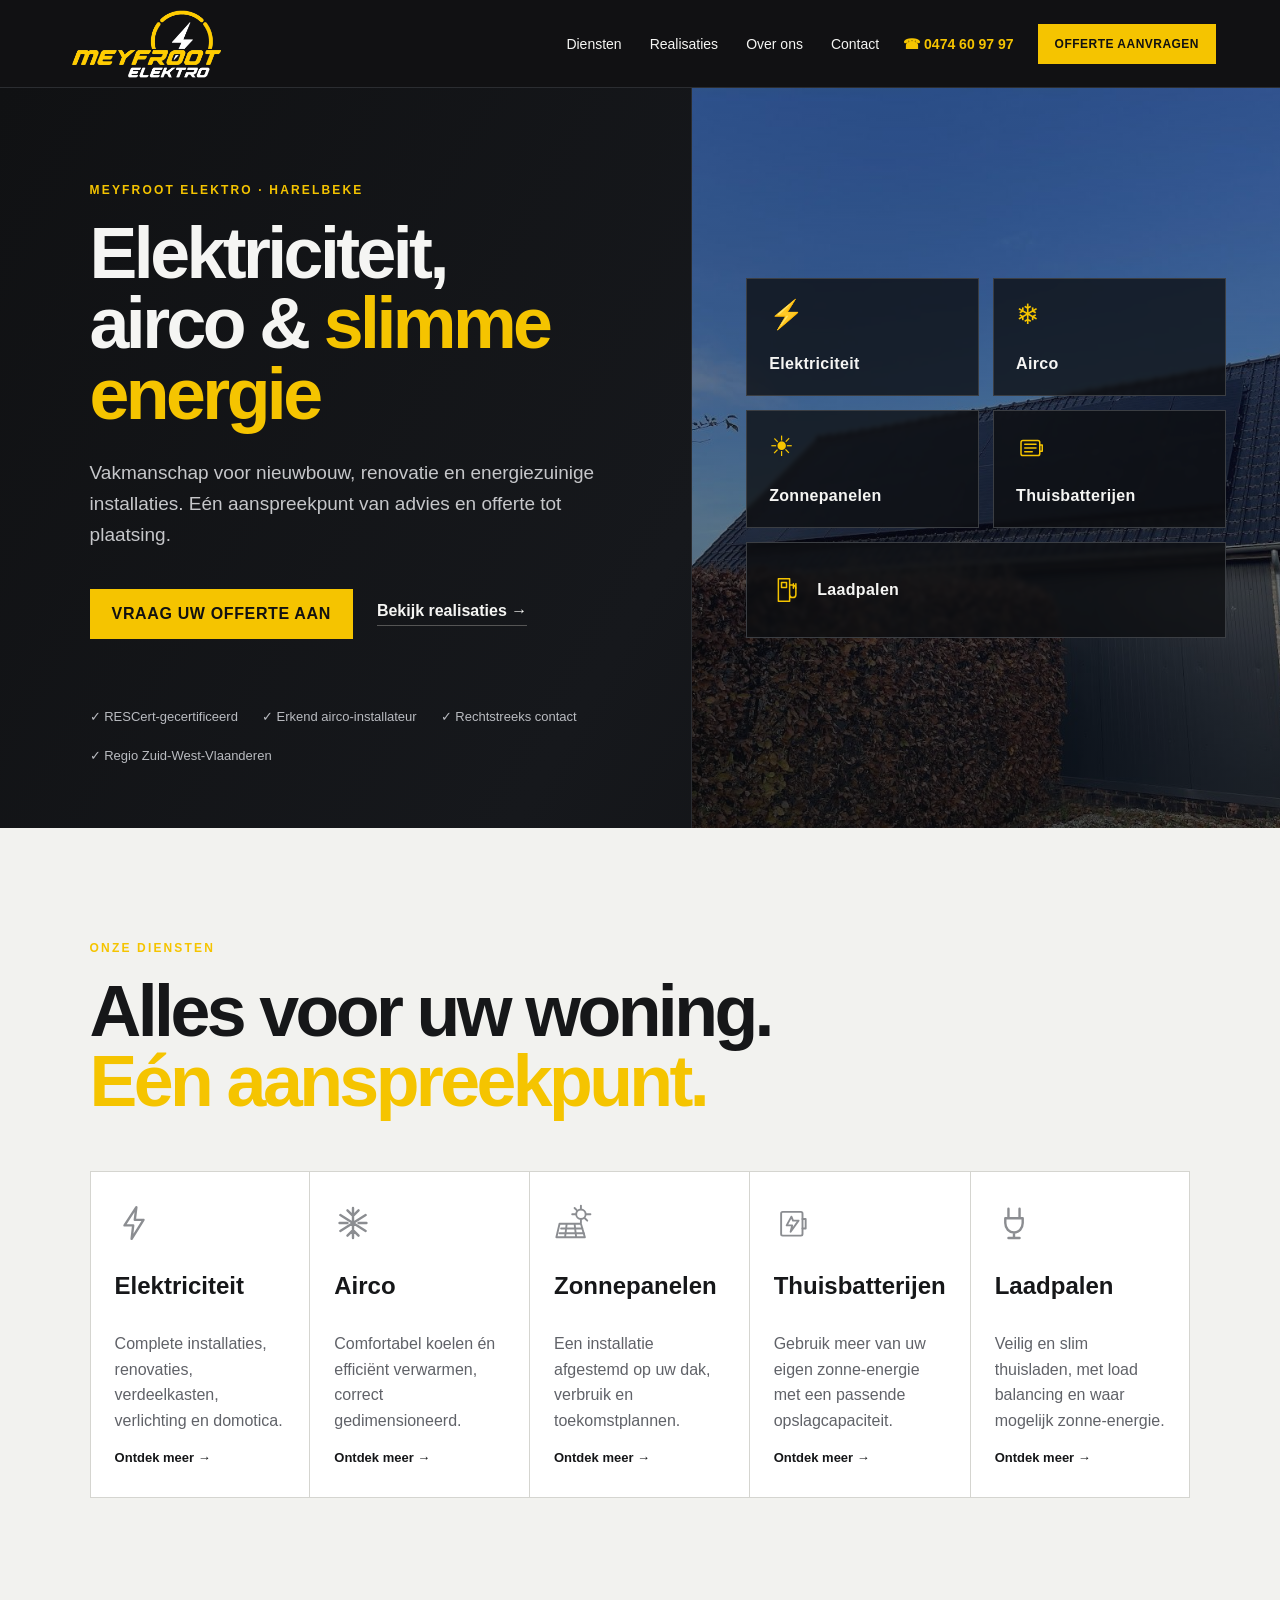
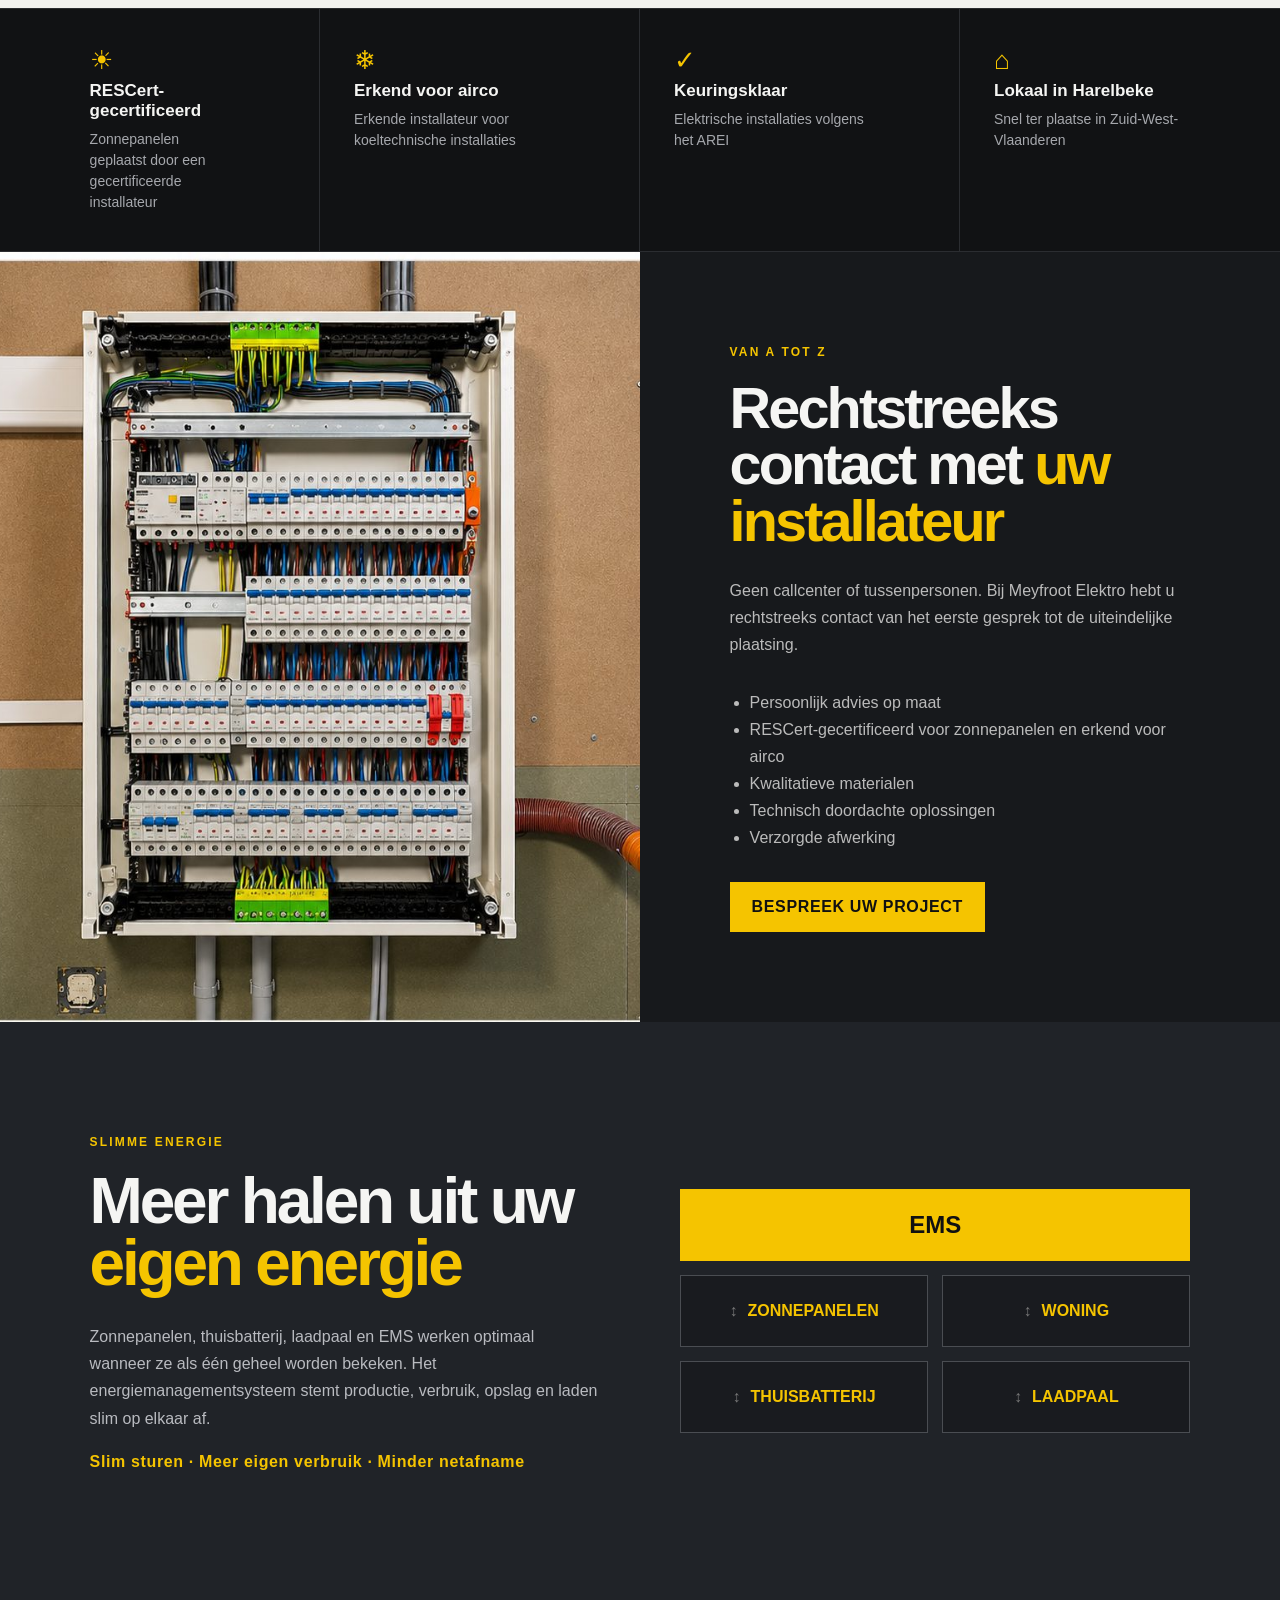
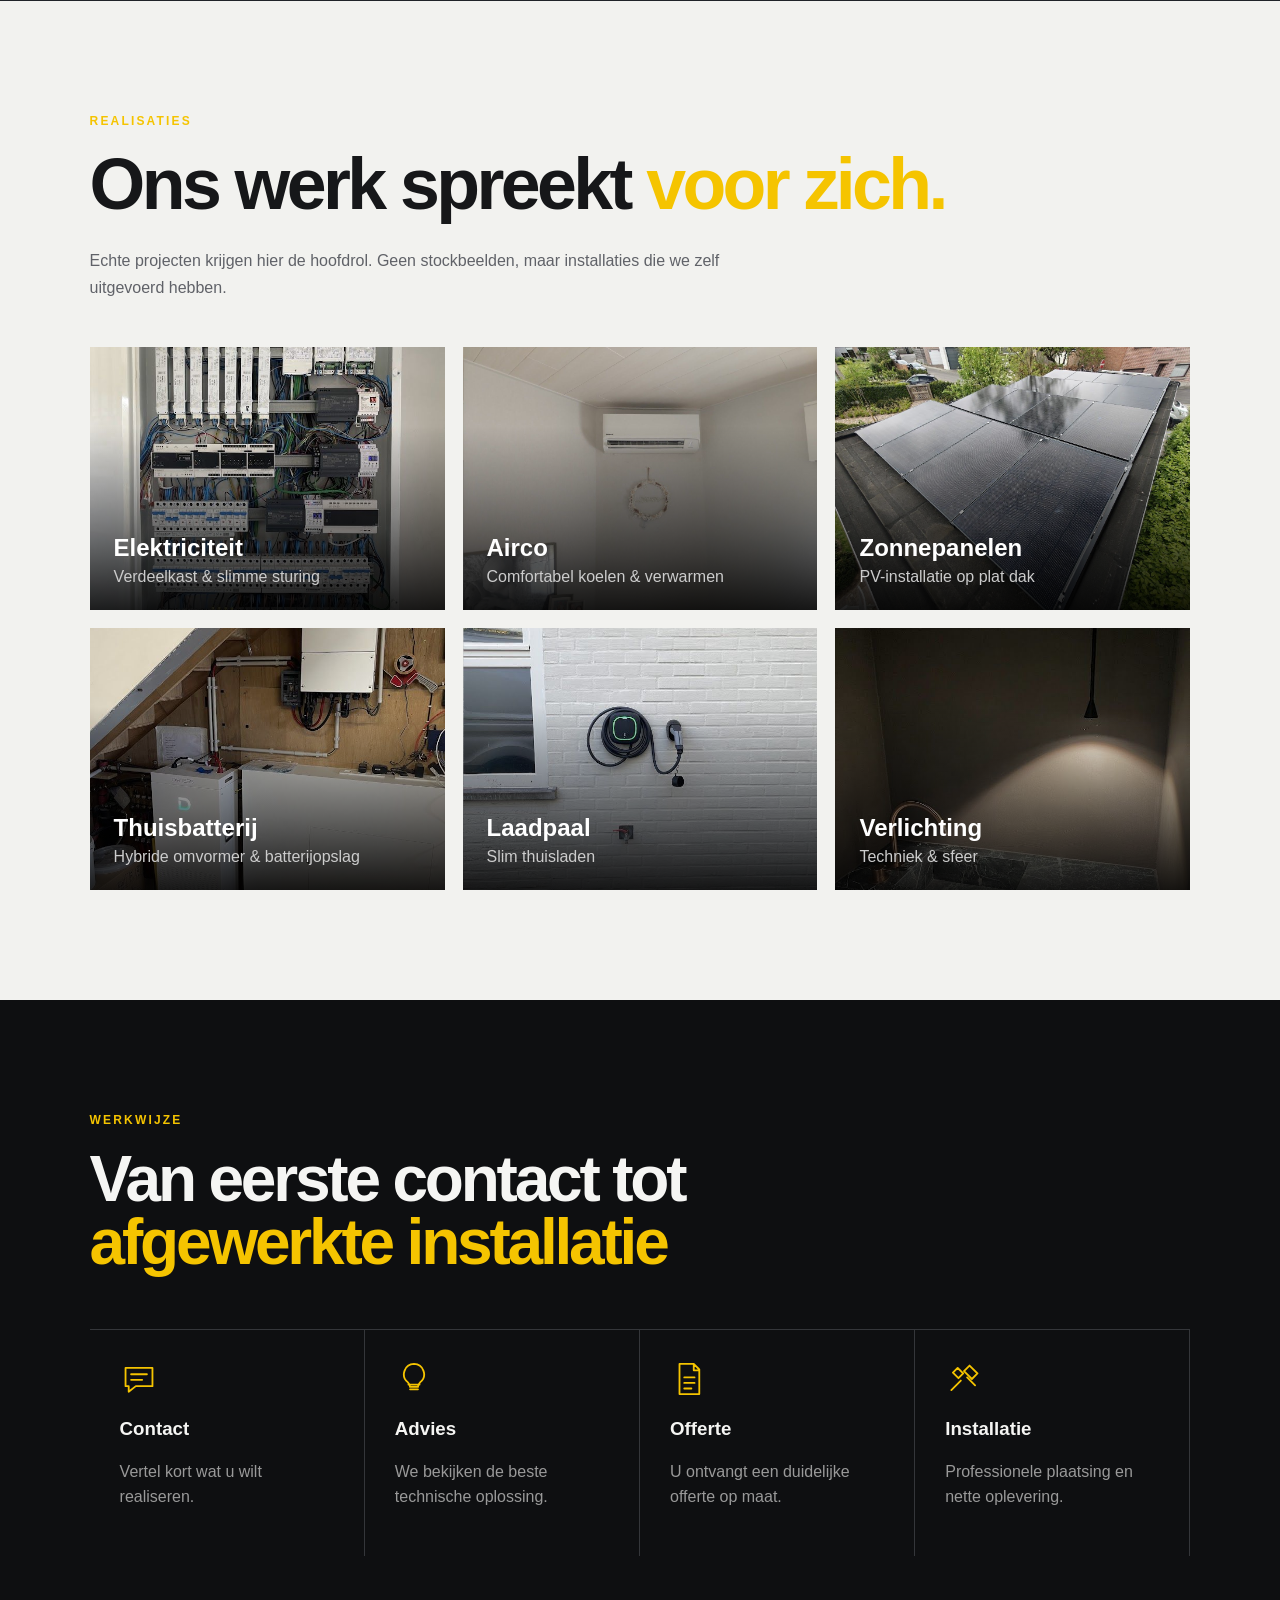
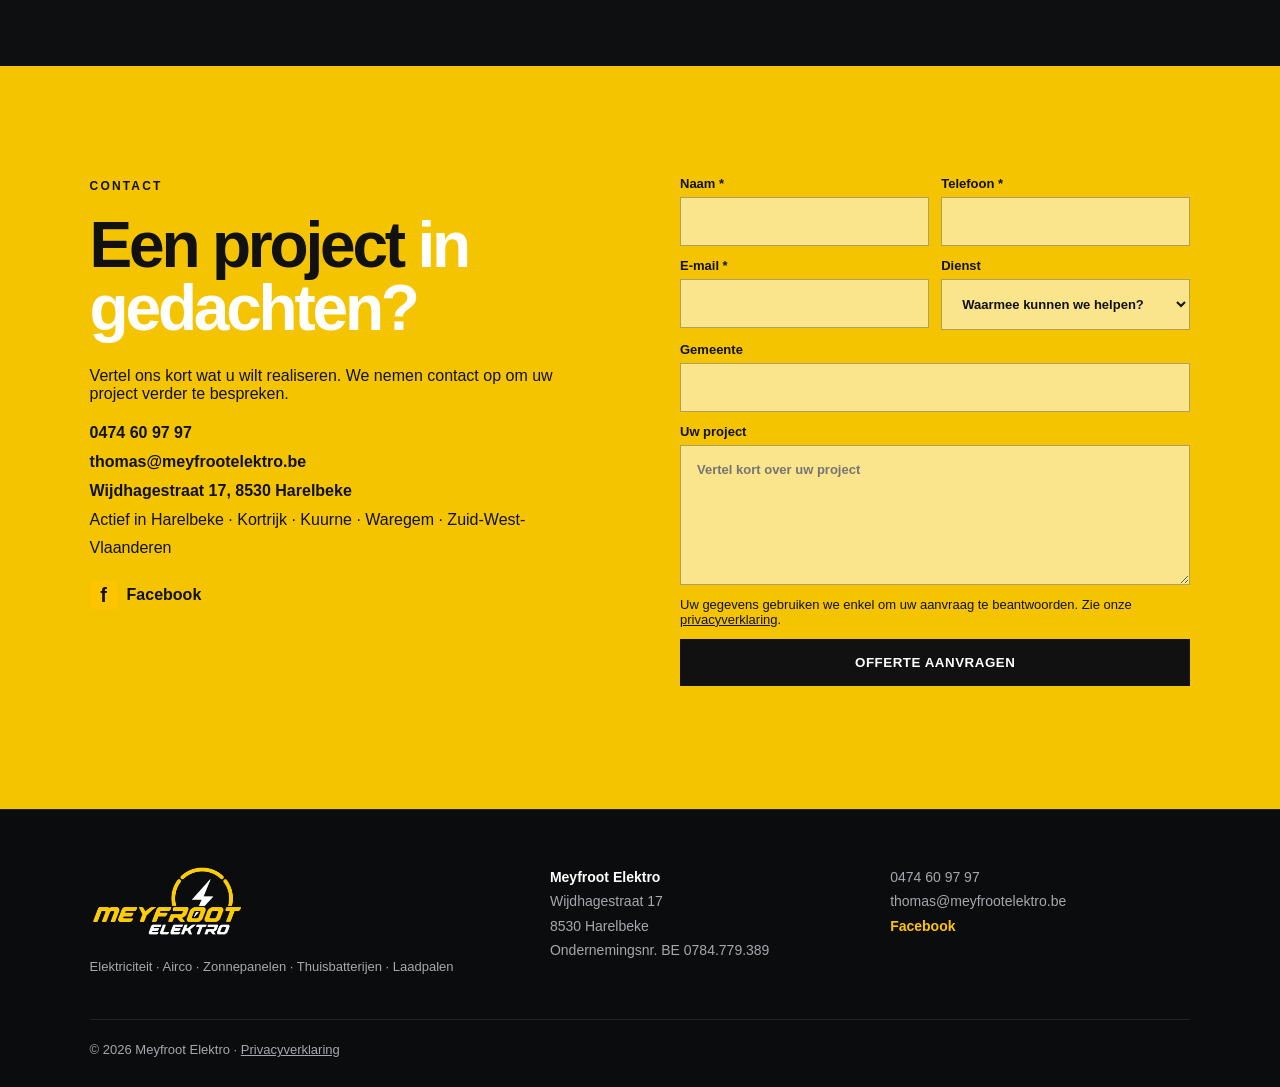
<file: index.html>
<!doctype html><html lang="nl"><head><meta charset="utf-8"><meta name="viewport" content="width=device-width,initial-scale=1"><title>Meyfroot Elektro | Elektricien Harelbeke & Kortrijk</title><link rel="canonical" href="https://www.meyfrootelektro.be/"><meta name="description" content="Elektriciteitswerken, airco, zonnepanelen, thuisbatterijen en laadpalen in Harelbeke, Kortrijk en Zuid-West-Vlaanderen."><link rel="stylesheet" href="style.css"><link rel="icon" href="favicon.ico" sizes="any"><link rel="icon" type="image/png" href="favicon.png"><link rel="apple-touch-icon" href="apple-touch-icon.png"><meta name="theme-color" content="#111214"><script type="application/ld+json">{"@context":"https://schema.org","@type":"Electrician","name":"Meyfroot Elektro","url":"https://www.meyfrootelektro.be/","logo":"https://www.meyfrootelektro.be/meyfroot-logo.png","image":"https://www.meyfrootelektro.be/assets/zonnepanelen-hellend.jpg","telephone":"+32474609797","email":"thomas@meyfrootelektro.be","vatID":"BE0784779389","address":{"@type":"PostalAddress","streetAddress":"Wijdhagestraat 17","postalCode":"8530","addressLocality":"Harelbeke","addressCountry":"BE"},"areaServed":["Harelbeke","Kortrijk","Kuurne","Waregem","Zuid-West-Vlaanderen"],"sameAs":["https://www.facebook.com/meyfrootelektro"]}</script><meta property="og:type" content="website"><meta property="og:title" content="Meyfroot Elektro | Elektricien Harelbeke & Kortrijk"><meta property="og:description" content="Elektriciteitswerken, airco, zonnepanelen, thuisbatterijen en laadpalen in Harelbeke, Kortrijk en Zuid-West-Vlaanderen."><meta property="og:image" content="https://www.meyfrootelektro.be/assets/zonnepanelen-hellend.jpg"><meta property="og:locale" content="nl_BE"></head><body>
<header><a class="brand" href="index.html"><img src="meyfroot-logo.png" alt="Meyfroot Elektro" width="165" height="77"></a><nav id="menu" aria-label="Hoofdmenu"><a href="index.html#diensten">Diensten</a><a href="realisaties.html">Realisaties</a><a href="index.html#over">Over ons</a><a href="index.html#contact">Contact</a><a class="menu-only" href="tel:+32474609797">Bel 0474 60 97 97</a></nav><a class="call" href="tel:+32474609797"><span aria-hidden="true">☎</span> 0474 60 97 97</a><a class="btn small" href="index.html#contact">Offerte aanvragen</a><button class="menu-toggle" type="button" aria-label="Menu openen" aria-expanded="false" aria-controls="menu"><span></span><span></span><span></span></button></header>
<main id="home"><section class="hero"><div class="hero-copy"><span class="eyebrow">MEYFROOT ELEKTRO · HARELBEKE</span><h1>Elektriciteit, airco & <em>slimme energie</em></h1><p>Vakmanschap voor nieuwbouw, renovatie en energiezuinige installaties. Eén aanspreekpunt van advies en offerte tot plaatsing.</p><div class="actions"><a class="btn" href="#contact">Vraag uw offerte aan</a><a class="ghost" href="realisaties.html">Bekijk realisaties →</a></div><div class="trust"><span>✓ RESCert-gecertificeerd</span><span>✓ Erkend airco-installateur</span><span>✓ Rechtstreeks contact</span><span>✓ Regio Zuid-West-Vlaanderen</span></div></div><div class="hero-visual"><div class="hero-bolt" aria-hidden="true">ϟ</div><div class="hero-service-grid">
<a href="elektriciteit.html"><span class="mini-icon">⚡</span><b>Elektriciteit</b></a>
<a href="airco.html"><span class="mini-icon">❄</span><b>Airco</b></a>
<a href="zonnepanelen.html"><span class="mini-icon">☀</span><b>Zonnepanelen</b></a>
<a href="thuisbatterijen.html"><span class="mini-icon svg-mini"><svg viewBox="0 0 48 48" aria-hidden="true"><rect x="8" y="12" width="30" height="24" rx="3"/><path d="M38 19h4v10h-4M14 18h18M14 24h18M14 30h12"/></svg></span><b>Thuisbatterijen</b></a>
<a href="laadpalen.html"><span class="mini-icon svg-mini"><svg viewBox="0 0 48 48" aria-hidden="true"><path d="M15 6h18v36H15zM20 12h8v8h-8zM33 16h4c4 0 6 3 6 7v8c0 3-2 5-5 5s-5-2-5-5"/><path d="M39 14v7M43 14v7"/></svg></span><b>Laadpalen</b></a>
</div></div></section>
<section class="section light" id="diensten"><span class="eyebrow dark">ONZE DIENSTEN</span><h2>Alles voor uw woning.<br><em>Eén aanspreekpunt.</em></h2><div class="cards"><article><span class="service-icon" aria-hidden="true"><svg viewBox="0 0 48 48"><path d="M27 4 12 27h11l-2 17 15-24H25z"/></svg></span><h3>Elektriciteit</h3><p>Complete installaties, renovaties, verdeelkasten, verlichting en domotica.</p><a href="elektriciteit.html">Ontdek meer →</a></article><article><span class="service-icon" aria-hidden="true"><svg viewBox="0 0 48 48"><path d="M24 5v38M8 14l32 20M8 34l32-20M17 8l7 7 7-7M17 40l7-7 7 7M7 24h10M31 24h10"/></svg></span><h3>Airco</h3><p>Comfortabel koelen én efficiënt verwarmen, correct gedimensioneerd.</p><a href="airco.html">Ontdek meer →</a></article><article><span class="service-icon" aria-hidden="true"><svg viewBox="0 0 48 48"><circle cx="34" cy="13" r="6"/><path d="M34 2v4M34 20v4M23 13h4M41 13h5M26 5l3 3M39 18l3 3M7 25h27l5 17H3zM9 31h27M7 37h31M16 25l-2 17M26 25l2 17"/></svg></span><h3>Zonnepanelen</h3><p>Een installatie afgestemd op uw dak, verbruik en toekomstplannen.</p><a href="zonnepanelen.html">Ontdek meer →</a></article><article><span class="service-icon" aria-hidden="true"><svg viewBox="0 0 48 48"><rect x="9" y="10" width="27" height="30" rx="2"/><path d="M36 19h4v12h-4M22 16l-6 11h7l-2 8 10-14h-7z"/></svg></span><h3>Thuisbatterijen</h3><p>Gebruik meer van uw eigen zonne-energie met een passende opslagcapaciteit.</p><a href="thuisbatterijen.html">Ontdek meer →</a></article><article><span class="service-icon" aria-hidden="true"><svg viewBox="0 0 48 48"><path d="M17 6v12M31 6v12M13 18h22v6c0 7-5 12-11 12s-11-5-11-12zM24 36v7M17 43h14"/></svg></span><h3>Laadpalen</h3><p>Veilig en slim thuisladen, met load balancing en waar mogelijk zonne-energie.</p><a href="laadpalen.html">Ontdek meer →</a></article></div></section>
<section class="certs" aria-label="Erkenningen"><div><span class="cert-icon" aria-hidden="true">☀</span><b>RESCert-gecertificeerd</b><small>Zonnepanelen geplaatst door een gecertificeerde installateur</small></div><div><span class="cert-icon" aria-hidden="true">❄</span><b>Erkend voor airco</b><small>Erkende installateur voor koeltechnische installaties</small></div><div><span class="cert-icon" aria-hidden="true">✓</span><b>Keuringsklaar</b><small>Elektrische installaties volgens het AREI</small></div><div><span class="cert-icon" aria-hidden="true">⌂</span><b>Lokaal in Harelbeke</b><small>Snel ter plaatse in Zuid-West-Vlaanderen</small></div></section>
<section class="split" id="over"><div class="real-photo"><img src="assets/elektriciteit-contact-kast.jpg" alt="Verzorgde elektrische verdeelkast door Meyfroot Elektro"></div><div class="split-copy"><span class="eyebrow">VAN A TOT Z</span><h2>Rechtstreeks contact met <em>uw installateur</em></h2><p>Geen callcenter of tussenpersonen. Bij Meyfroot Elektro hebt u rechtstreeks contact van het eerste gesprek tot de uiteindelijke plaatsing.</p><ul><li>Persoonlijk advies op maat</li><li>RESCert-gecertificeerd voor zonnepanelen en erkend voor airco</li><li>Kwalitatieve materialen</li><li>Technisch doordachte oplossingen</li><li>Verzorgde afwerking</li></ul><a class="btn" href="#contact">Bespreek uw project</a></div></section>
<section class="section energy"><div><span class="eyebrow">SLIMME ENERGIE</span><h2>Meer halen uit uw <em>eigen energie</em></h2><p>Zonnepanelen, thuisbatterij, laadpaal en EMS werken optimaal wanneer ze als één geheel worden bekeken. Het energiemanagementsysteem stemt productie, verbruik, opslag en laden slim op elkaar af.</p><p class="energy-benefits">Slim sturen · Meer eigen verbruik · Minder netafname</p></div><div class="ems-flow"><b class="ems-core">EMS</b><span>ZONNEPANELEN</span><span>WONING</span><span>THUISBATTERIJ</span><span>LAADPAAL</span></div></section>
<section class="section light" id="realisaties"><span class="eyebrow dark">REALISATIES</span><h2>Ons werk spreekt <em>voor zich.</em></h2><p class="lead">Echte projecten krijgen hier de hoofdrol. Geen stockbeelden, maar installaties die we zelf uitgevoerd hebben.</p><div class="projects">
<a class="project-card" href="elektriciteit.html" style="background-image:url('assets/elektriciteit.jpg')"><strong>Elektriciteit</strong><span>Verdeelkast & slimme sturing</span></a>
<a class="project-card" href="airco.html" style="background-image:url('assets/airco.jpg')"><strong>Airco</strong><span>Comfortabel koelen & verwarmen</span></a>
<a class="project-card" href="zonnepanelen.html" style="background-image:url('assets/zonnepanelen.jpg')"><strong>Zonnepanelen</strong><span>PV-installatie op plat dak</span></a>
<a class="project-card" href="thuisbatterijen.html" style="background-image:url('assets/batterij.jpg')"><strong>Thuisbatterij</strong><span>Hybride omvormer & batterijopslag</span></a>
<a class="project-card" href="laadpalen.html" style="background-image:url('assets/laadpaal.jpg')"><strong>Laadpaal</strong><span>Slim thuisladen</span></a>
<a class="project-card" href="realisaties.html#verlichting" style="background-image:url('assets/verlichting.jpg')"><strong>Verlichting</strong><span>Techniek & sfeer</span></a>
</div></section>
<section class="process"><span class="eyebrow">WERKWIJZE</span><h2>Van eerste contact tot <em>afgewerkte installatie</em></h2><div class="steps"><div><span class="step-icon" aria-hidden="true"><svg viewBox="0 0 48 48"><path d="M7 10h34v23H20l-9 7v-7H7z"/><path d="M14 18h20M14 25h14"/></svg></span><h3>Contact</h3><p>Vertel kort wat u wilt realiseren.</p></div><div><span class="step-icon" aria-hidden="true"><svg viewBox="0 0 48 48"><path d="M17 31h14M19 37h10M24 5a13 13 0 0 0-8 23c2 2 3 4 3 6h10c0-2 1-4 3-6A13 13 0 0 0 24 5z"/></svg></span><h3>Advies</h3><p>We bekijken de beste technische oplossing.</p></div><div><span class="step-icon" aria-hidden="true"><svg viewBox="0 0 48 48"><path d="M12 5h18l7 7v31H12zM30 5v8h7M18 22h13M18 29h13M18 36h9"/></svg></span><h3>Offerte</h3><p>U ontvangt een duidelijke offerte op maat.</p></div><div><span class="step-icon" aria-hidden="true"><svg viewBox="0 0 48 48"><path d="m8 38 12-12M16 10l7 7-6 6-7-7zM28 22l10 10M31 7l10 10-7 7-10-10z"/></svg></span><h3>Installatie</h3><p>Professionele plaatsing en nette oplevering.</p></div></div></section>
<section class="contact" id="contact"><div><span class="eyebrow dark">CONTACT</span><h2>Een project <em>in gedachten?</em></h2><p>Vertel ons kort wat u wilt realiseren. We nemen contact op om uw project verder te bespreken.</p><p class="details"><a href="tel:+32474609797">0474 60 97 97</a><br><a href="mailto:thomas@meyfrootelektro.be">thomas@meyfrootelektro.be</a><br>Wijdhagestraat 17, 8530 Harelbeke<br><span class="regions">Actief in Harelbeke · Kortrijk · Kuurne · Waregem · Zuid-West-Vlaanderen</span></p><p class="social-links"><a href="https://www.facebook.com/meyfrootelektro" target="_blank" rel="noopener" aria-label="Meyfroot Elektro op Facebook"><span class="social-icon">f</span> Facebook</a></p></div><form id="offerte-form" action="https://formsubmit.co/2ddd881f986fca8bde67f4c17441a6de" method="POST">
<input type="hidden" name="_subject" value="Nieuwe offerteaanvraag via meyfrootelektro.be"><input type="hidden" name="_template" value="table"><input type="hidden" name="_captcha" value="false"><input type="hidden" name="_next" value="https://www.meyfrootelektro.be/bedankt.html"><input type="text" name="_honey" class="hp" tabindex="-1" autocomplete="off" aria-hidden="true">
<label><span>Naam *</span><input name="naam" autocomplete="name" required></label>
<label><span>Telefoon *</span><input name="telefoon" type="tel" autocomplete="tel" required></label>
<label><span>E-mail *</span><input name="email" type="email" autocomplete="email" required></label>
<label><span>Dienst</span><select name="dienst"><option value="">Waarmee kunnen we helpen?</option><option>Elektriciteit</option><option>Airco</option><option>Zonnepanelen</option><option>Thuisbatterij</option><option>Laadpaal</option><option>Combinatie / anders</option></select></label>
<label class="wide"><span>Gemeente</span><input name="gemeente" autocomplete="address-level2"></label>
<label class="wide"><span>Uw project</span><textarea name="project" placeholder="Vertel kort over uw project"></textarea></label>
<p class="form-note">Uw gegevens gebruiken we enkel om uw aanvraag te beantwoorden. Zie onze <a href="privacy.html">privacyverklaring</a>.</p>
<button class="btn" type="submit">Offerte aanvragen</button><p class="form-status" role="status" aria-live="polite"></p></form></section></main>
<footer><div class="footer-grid"><div><img src="meyfroot-logo.png" alt="Meyfroot Elektro" width="155" height="72"><p>Elektriciteit · Airco · Zonnepanelen · Thuisbatterijen · Laadpalen</p></div><div><b>Meyfroot Elektro</b><br>Wijdhagestraat 17<br>8530 Harelbeke<br>Ondernemingsnr. BE 0784.779.389</div><div><a href="tel:+32474609797">0474 60 97 97</a><br><a href="mailto:thomas@meyfrootelektro.be">thomas@meyfrootelektro.be</a><br><a class="footer-social" href="https://www.facebook.com/meyfrootelektro" target="_blank" rel="noopener">Facebook</a></div></div><p class="footer-legal">© 2026 Meyfroot Elektro · <a href="privacy.html">Privacyverklaring</a></p></footer>
<div class="mobile-cta"><a href="tel:+32474609797">☎ Bellen</a><a href="index.html#contact">Offerte aanvragen</a></div>
<script src="script.js" defer></script></body></html>
</file>
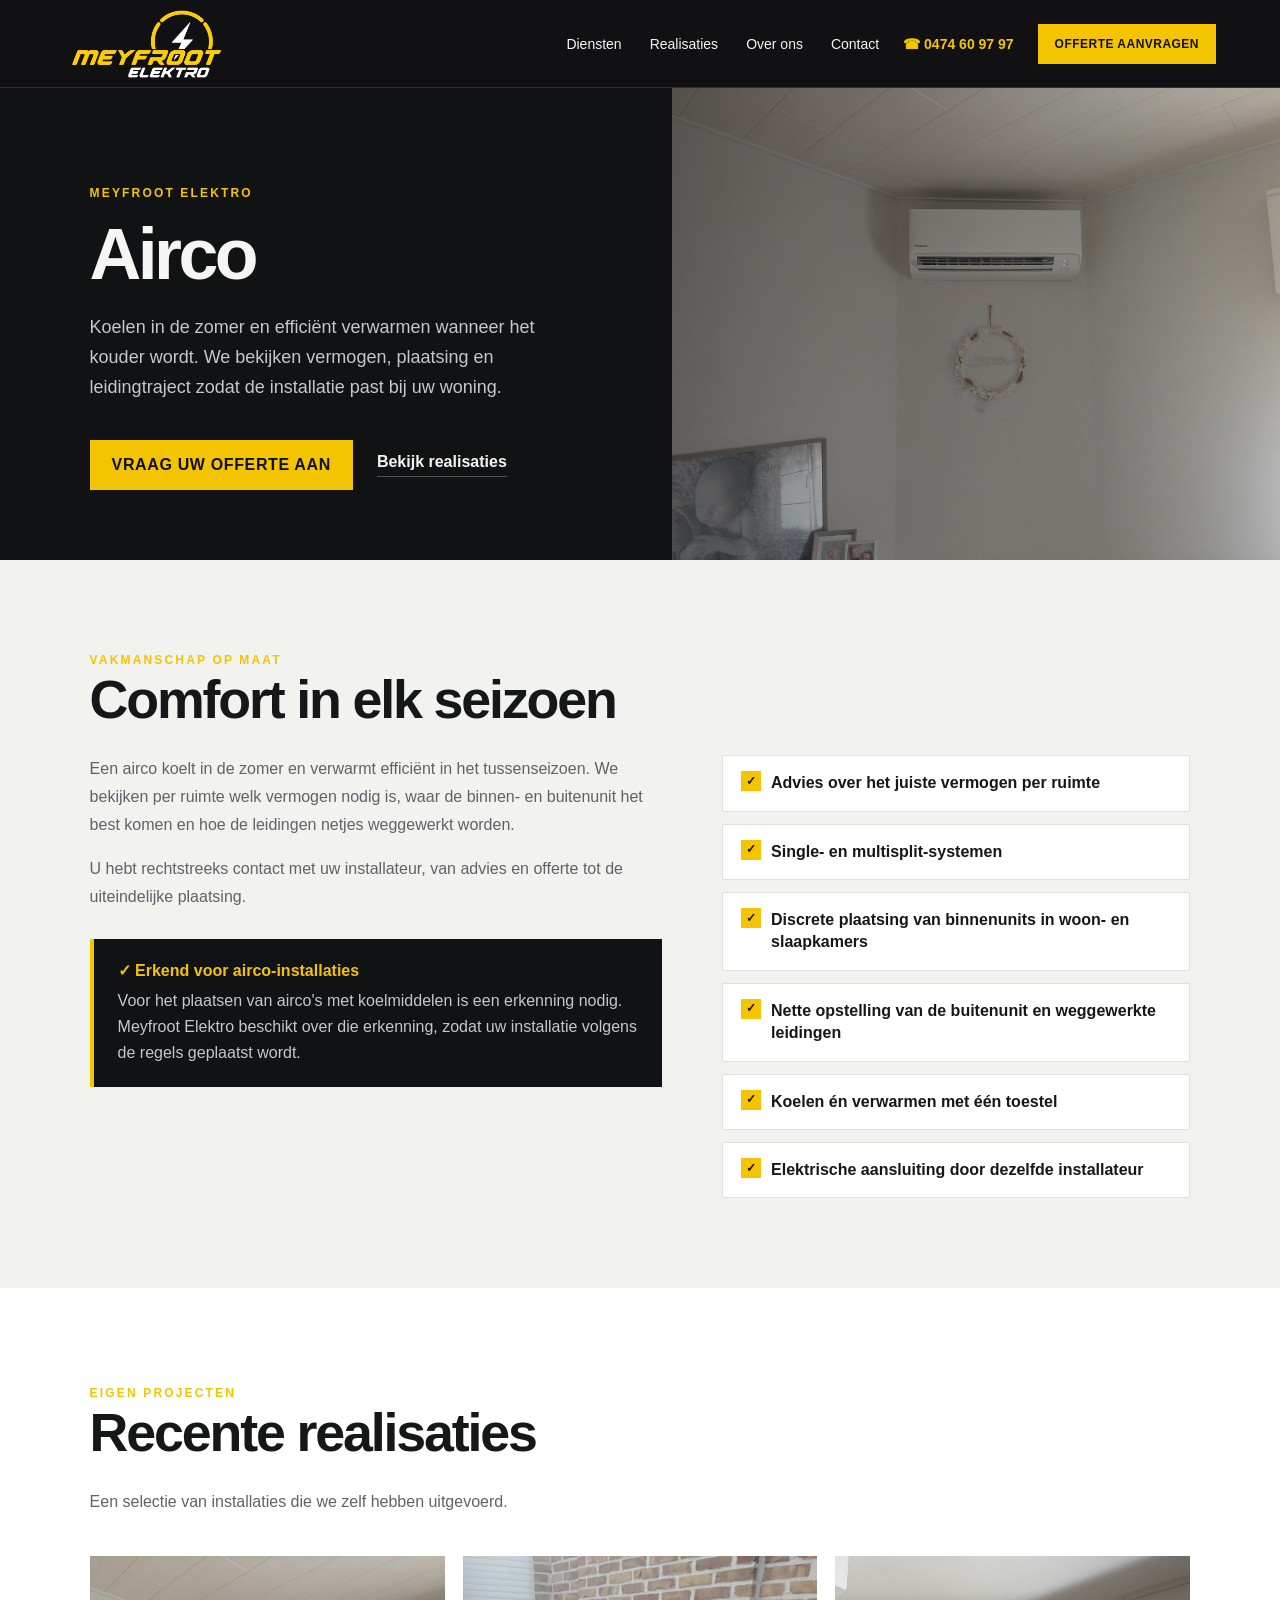
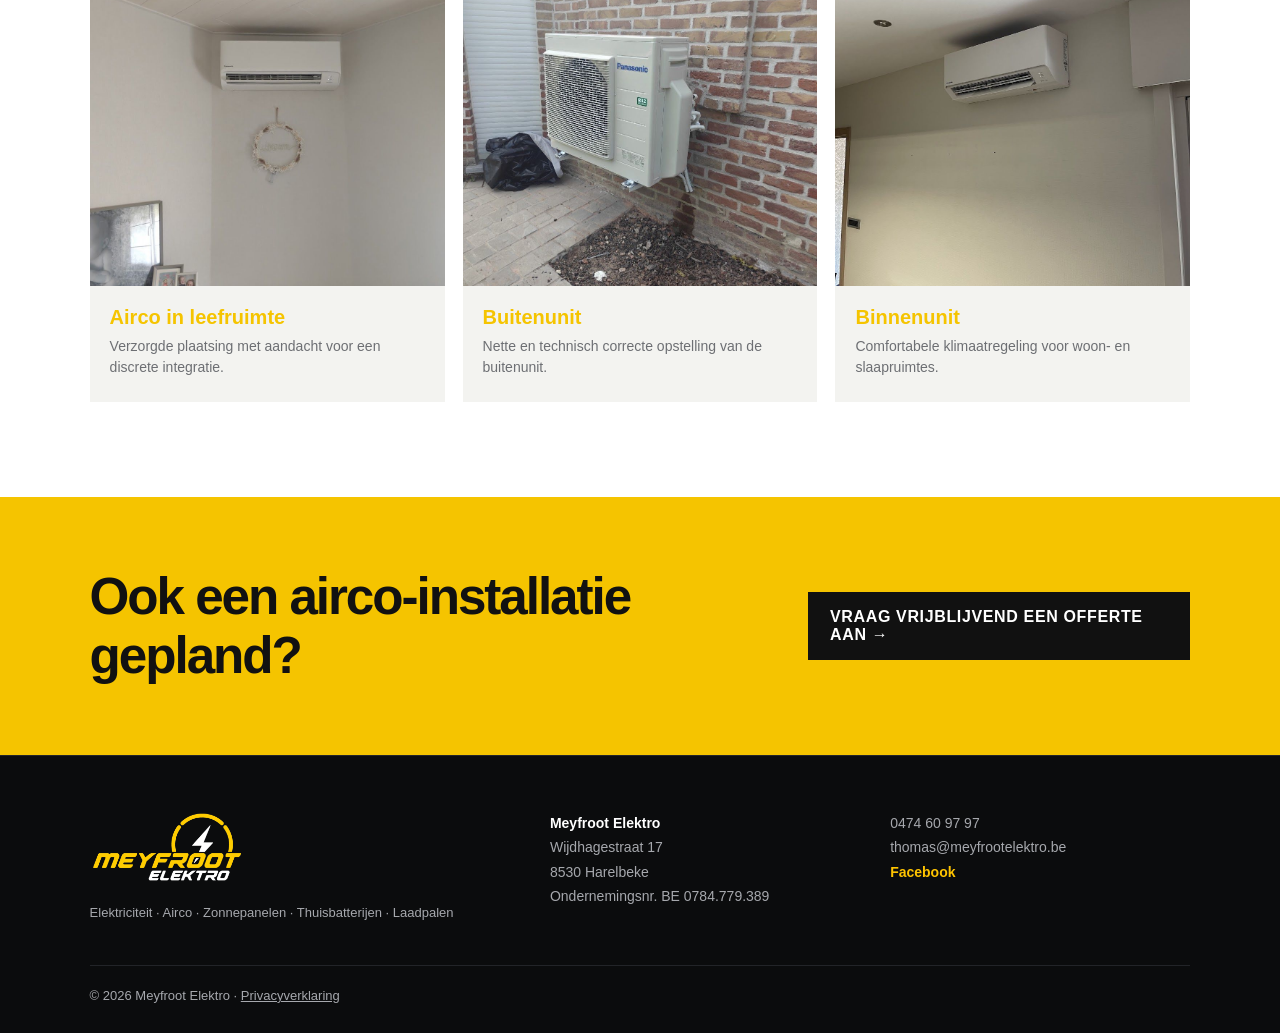
<file: airco.html>
<!doctype html><html lang="nl"><head><meta charset="utf-8"><meta name="viewport" content="width=device-width,initial-scale=1"><link rel="stylesheet" href="style.css"><link rel="icon" href="favicon.ico" sizes="any"><link rel="icon" type="image/png" href="favicon.png"><link rel="apple-touch-icon" href="apple-touch-icon.png"><meta name="theme-color" content="#111214"><title>Airco | Meyfroot Elektro</title><link rel="canonical" href="https://www.meyfrootelektro.be/airco.html"><meta name="description" content="Airco laten plaatsen in Harelbeke, Kortrijk en omgeving. Koelen en verwarmen, correct gedimensioneerd door een erkende installateur."><meta property="og:type" content="website"><meta property="og:title" content="Airco | Meyfroot Elektro"><meta property="og:description" content="Airco laten plaatsen in Harelbeke, Kortrijk en omgeving. Koelen en verwarmen, correct gedimensioneerd door een erkende installateur."><meta property="og:image" content="https://www.meyfrootelektro.be/assets/zonnepanelen-hellend.jpg"><meta property="og:locale" content="nl_BE"></head><body>
<header><a class="brand" href="index.html"><img src="meyfroot-logo.png" alt="Meyfroot Elektro" width="165" height="77"></a><nav id="menu" aria-label="Hoofdmenu"><a href="index.html#diensten">Diensten</a><a href="realisaties.html">Realisaties</a><a href="index.html#over">Over ons</a><a href="index.html#contact">Contact</a><a class="menu-only" href="tel:+32474609797">Bel 0474 60 97 97</a></nav><a class="call" href="tel:+32474609797"><span aria-hidden="true">☎</span> 0474 60 97 97</a><a class="btn small" href="index.html#contact">Offerte aanvragen</a><button class="menu-toggle" type="button" aria-label="Menu openen" aria-expanded="false" aria-controls="menu"><span></span><span></span><span></span></button></header>
<main><section class="service-hero"><div class="hero-copy"><span class="eyebrow">MEYFROOT ELEKTRO</span><h1>Airco</h1><p>Koelen in de zomer en efficiënt verwarmen wanneer het kouder wordt. We bekijken vermogen, plaatsing en leidingtraject zodat de installatie past bij uw woning.</p><div class="actions"><a class="btn" href="index.html#contact">Vraag uw offerte aan</a><a class="ghost" href="#realisaties">Bekijk realisaties</a></div></div><div class="service-cover" style="background-image:url('assets/airco.jpg')"></div></section>
<section class="service-info"><span class="eyebrow dark">VAKMANSCHAP OP MAAT</span><h2>Comfort in elk seizoen</h2><div class="service-info-grid"><div><p>Een airco koelt in de zomer en verwarmt efficiënt in het tussenseizoen. We bekijken per ruimte welk vermogen nodig is, waar de binnen- en buitenunit het best komen en hoe de leidingen netjes weggewerkt worden.</p><p>U hebt rechtstreeks contact met uw installateur, van advies en offerte tot de uiteindelijke plaatsing.</p><div class="cert-box"><b>✓ Erkend voor airco-installaties</b><span>Voor het plaatsen van airco's met koelmiddelen is een erkenning nodig. Meyfroot Elektro beschikt over die erkenning, zodat uw installatie volgens de regels geplaatst wordt.</span></div></div><ul class="checklist"><li>Advies over het juiste vermogen per ruimte</li><li>Single- en multisplit-systemen</li><li>Discrete plaatsing van binnenunits in woon- en slaapkamers</li><li>Nette opstelling van de buitenunit en weggewerkte leidingen</li><li>Koelen én verwarmen met één toestel</li><li>Elektrische aansluiting door dezelfde installateur</li></ul></div></section>
<section class="realizations" id="realisaties"><span class="eyebrow dark">EIGEN PROJECTEN</span><h2>Recente realisaties</h2><p class="lead">Een selectie van installaties die we zelf hebben uitgevoerd.</p><div class="real-grid"><article class="real-card"><img src="assets/airco-binnen-1.jpg" alt="Airco in leefruimte"><div><strong>Airco in leefruimte</strong><span>Verzorgde plaatsing met aandacht voor een discrete integratie.</span></div></article><article class="real-card"><img src="assets/airco-buiten-1.jpg" alt="Buitenunit"><div><strong>Buitenunit</strong><span>Nette en technisch correcte opstelling van de buitenunit.</span></div></article><article class="real-card"><img src="assets/airco-binnen-2.jpg" alt="Binnenunit"><div><strong>Binnenunit</strong><span>Comfortabele klimaatregeling voor woon- en slaapruimtes.</span></div></article></div></section>
<section class="service-cta"><h2>Ook een airco-installatie gepland?</h2><a class="btn" href="index.html#contact">Vraag vrijblijvend een offerte aan →</a></section></main>
<footer><div class="footer-grid"><div><img src="meyfroot-logo.png" alt="Meyfroot Elektro" width="155" height="72"><p>Elektriciteit · Airco · Zonnepanelen · Thuisbatterijen · Laadpalen</p></div><div><b>Meyfroot Elektro</b><br>Wijdhagestraat 17<br>8530 Harelbeke<br>Ondernemingsnr. BE 0784.779.389</div><div><a href="tel:+32474609797">0474 60 97 97</a><br><a href="mailto:thomas@meyfrootelektro.be">thomas@meyfrootelektro.be</a><br><a class="footer-social" href="https://www.facebook.com/meyfrootelektro" target="_blank" rel="noopener">Facebook</a></div></div><p class="footer-legal">© 2026 Meyfroot Elektro · <a href="privacy.html">Privacyverklaring</a></p></footer>
<div class="mobile-cta"><a href="tel:+32474609797">☎ Bellen</a><a href="index.html#contact">Offerte aanvragen</a></div>
<script src="script.js" defer></script></body></html>
</file>
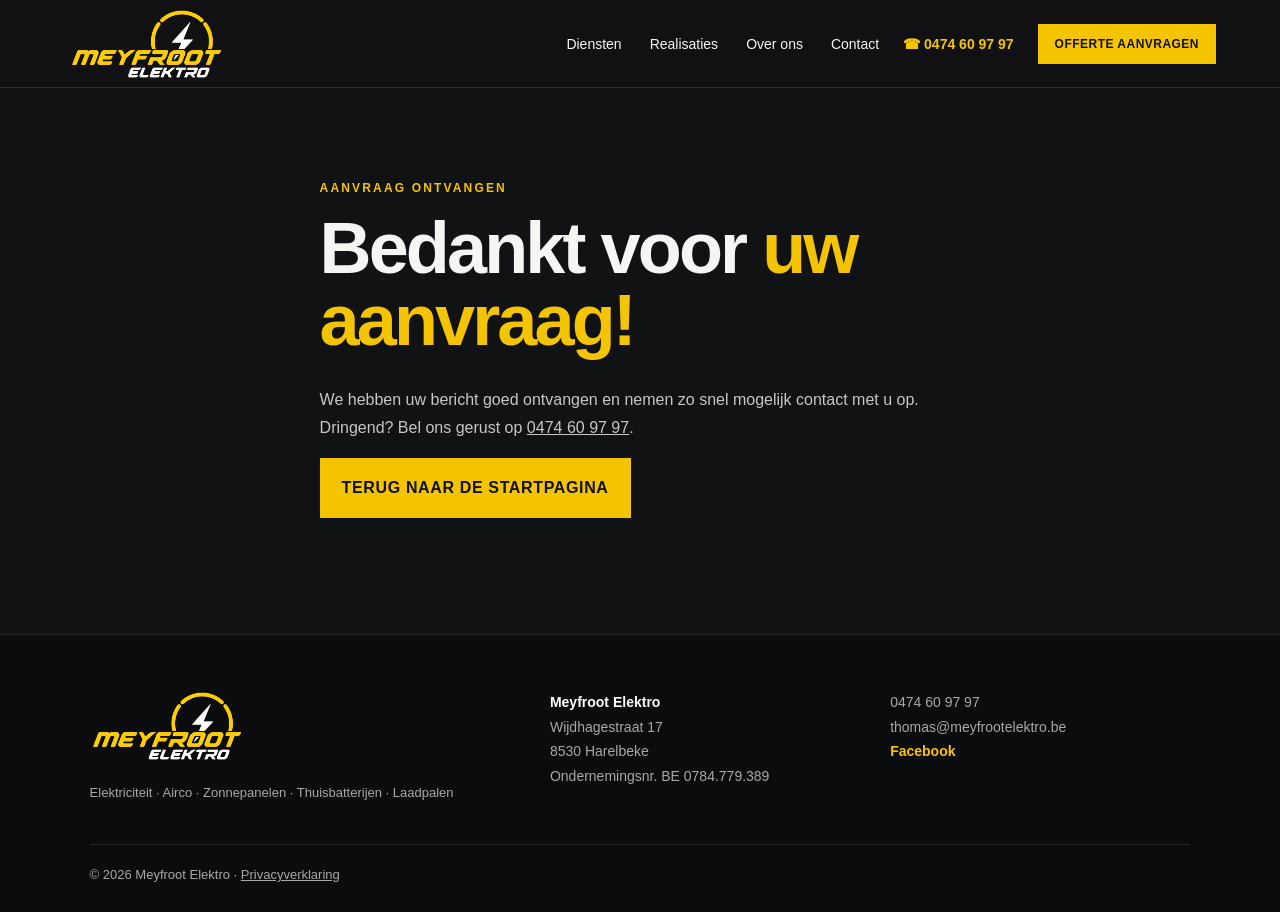
<file: bedankt.html>
<!doctype html><html lang="nl"><head><meta charset="utf-8"><meta name="viewport" content="width=device-width,initial-scale=1"><title>Bedankt | Meyfroot Elektro</title><link rel="canonical" href="https://www.meyfrootelektro.be/bedankt.html"><meta name="description" content="Bedankt voor uw aanvraag bij Meyfroot Elektro."><meta name="robots" content="noindex"><link rel="stylesheet" href="style.css"><link rel="icon" href="favicon.ico" sizes="any"><link rel="icon" type="image/png" href="favicon.png"><link rel="apple-touch-icon" href="apple-touch-icon.png"><meta name="theme-color" content="#111214"><meta property="og:type" content="website"><meta property="og:title" content="Bedankt | Meyfroot Elektro"><meta property="og:description" content="Bedankt voor uw aanvraag bij Meyfroot Elektro."><meta property="og:image" content="https://www.meyfrootelektro.be/assets/zonnepanelen-hellend.jpg"><meta property="og:locale" content="nl_BE"></head><body>
<header><a class="brand" href="index.html"><img src="meyfroot-logo.png" alt="Meyfroot Elektro" width="165" height="77"></a><nav id="menu" aria-label="Hoofdmenu"><a href="index.html#diensten">Diensten</a><a href="realisaties.html">Realisaties</a><a href="index.html#over">Over ons</a><a href="index.html#contact">Contact</a><a class="menu-only" href="tel:+32474609797">Bel 0474 60 97 97</a></nav><a class="call" href="tel:+32474609797"><span aria-hidden="true">☎</span> 0474 60 97 97</a><a class="btn small" href="index.html#contact">Offerte aanvragen</a><button class="menu-toggle" type="button" aria-label="Menu openen" aria-expanded="false" aria-controls="menu"><span></span><span></span><span></span></button></header>
<main class="text-page thanks"><span class="eyebrow">AANVRAAG ONTVANGEN</span><h1>Bedankt voor <em>uw aanvraag!</em></h1>
<p>We hebben uw bericht goed ontvangen en nemen zo snel mogelijk contact met u op. Dringend? Bel ons gerust op <a href="tel:+32474609797">0474 60 97 97</a>.</p>
<p><a class="btn" href="index.html">Terug naar de startpagina</a></p></main>
<footer><div class="footer-grid"><div><img src="meyfroot-logo.png" alt="Meyfroot Elektro" width="155" height="72"><p>Elektriciteit · Airco · Zonnepanelen · Thuisbatterijen · Laadpalen</p></div><div><b>Meyfroot Elektro</b><br>Wijdhagestraat 17<br>8530 Harelbeke<br>Ondernemingsnr. BE 0784.779.389</div><div><a href="tel:+32474609797">0474 60 97 97</a><br><a href="mailto:thomas@meyfrootelektro.be">thomas@meyfrootelektro.be</a><br><a class="footer-social" href="https://www.facebook.com/meyfrootelektro" target="_blank" rel="noopener">Facebook</a></div></div><p class="footer-legal">© 2026 Meyfroot Elektro · <a href="privacy.html">Privacyverklaring</a></p></footer>
<div class="mobile-cta"><a href="tel:+32474609797">☎ Bellen</a><a href="index.html#contact">Offerte aanvragen</a></div>
<script src="script.js" defer></script></body></html>
</file>
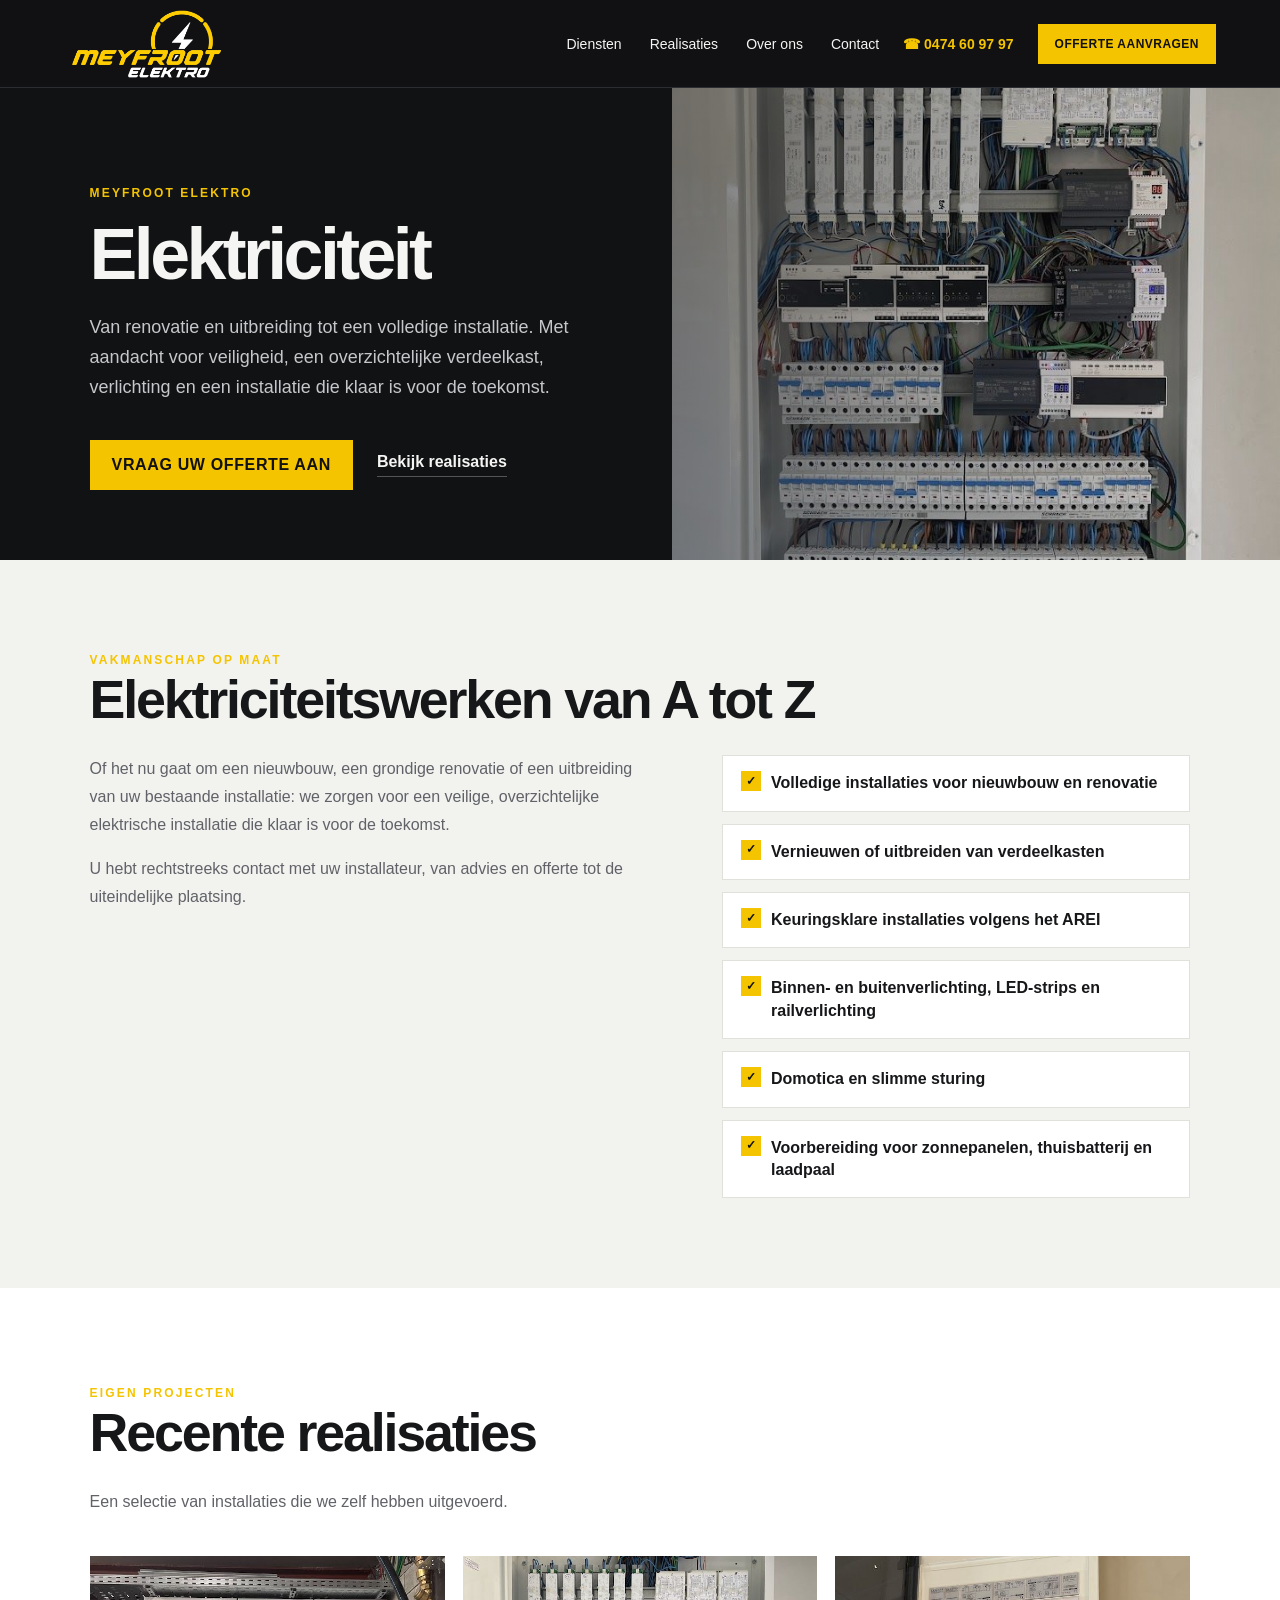
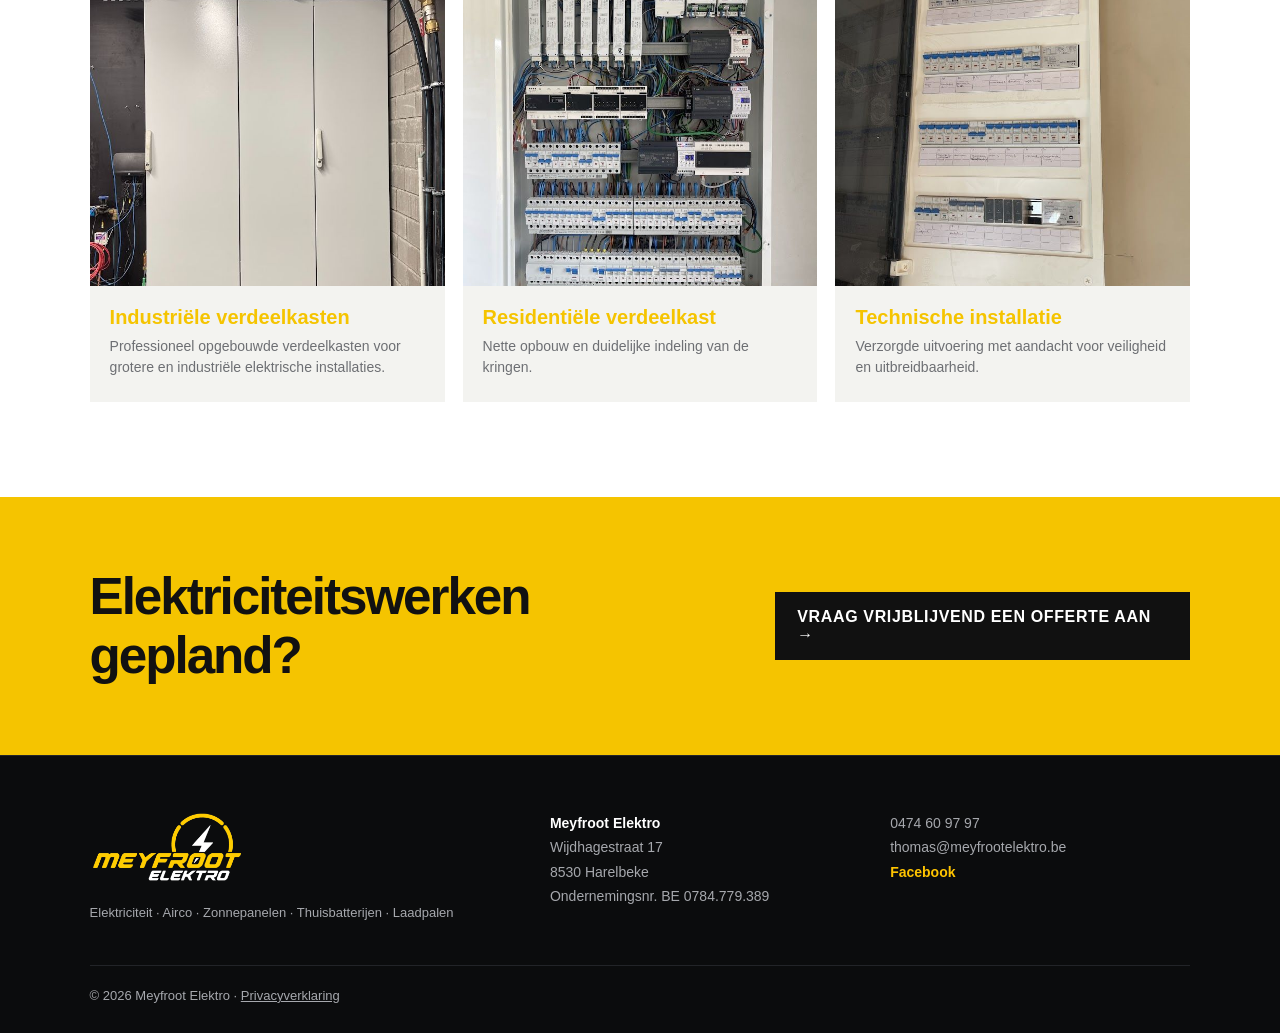
<file: elektriciteit.html>
<!doctype html><html lang="nl"><head><meta charset="utf-8"><meta name="viewport" content="width=device-width,initial-scale=1"><link rel="stylesheet" href="style.css"><link rel="icon" href="favicon.ico" sizes="any"><link rel="icon" type="image/png" href="favicon.png"><link rel="apple-touch-icon" href="apple-touch-icon.png"><meta name="theme-color" content="#111214"><title>Elektriciteit | Meyfroot Elektro</title><link rel="canonical" href="https://www.meyfrootelektro.be/elektriciteit.html"><meta name="description" content="Elektriciteitswerken in Harelbeke en Kortrijk: nieuwbouw, renovatie, verdeelkasten, verlichting en domotica. Keuringsklaar volgens het AREI."><meta property="og:type" content="website"><meta property="og:title" content="Elektriciteit | Meyfroot Elektro"><meta property="og:description" content="Elektriciteitswerken in Harelbeke en Kortrijk: nieuwbouw, renovatie, verdeelkasten, verlichting en domotica. Keuringsklaar volgens het AREI."><meta property="og:image" content="https://www.meyfrootelektro.be/assets/zonnepanelen-hellend.jpg"><meta property="og:locale" content="nl_BE"></head><body>
<header><a class="brand" href="index.html"><img src="meyfroot-logo.png" alt="Meyfroot Elektro" width="165" height="77"></a><nav id="menu" aria-label="Hoofdmenu"><a href="index.html#diensten">Diensten</a><a href="realisaties.html">Realisaties</a><a href="index.html#over">Over ons</a><a href="index.html#contact">Contact</a><a class="menu-only" href="tel:+32474609797">Bel 0474 60 97 97</a></nav><a class="call" href="tel:+32474609797"><span aria-hidden="true">☎</span> 0474 60 97 97</a><a class="btn small" href="index.html#contact">Offerte aanvragen</a><button class="menu-toggle" type="button" aria-label="Menu openen" aria-expanded="false" aria-controls="menu"><span></span><span></span><span></span></button></header>
<main><section class="service-hero"><div class="hero-copy"><span class="eyebrow">MEYFROOT ELEKTRO</span><h1>Elektriciteit</h1><p>Van renovatie en uitbreiding tot een volledige installatie. Met aandacht voor veiligheid, een overzichtelijke verdeelkast, verlichting en een installatie die klaar is voor de toekomst.</p><div class="actions"><a class="btn" href="index.html#contact">Vraag uw offerte aan</a><a class="ghost" href="#realisaties">Bekijk realisaties</a></div></div><div class="service-cover" style="background-image:url('assets/elektriciteit.jpg')"></div></section>
<section class="service-info"><span class="eyebrow dark">VAKMANSCHAP OP MAAT</span><h2>Elektriciteitswerken van A tot Z</h2><div class="service-info-grid"><div><p>Of het nu gaat om een nieuwbouw, een grondige renovatie of een uitbreiding van uw bestaande installatie: we zorgen voor een veilige, overzichtelijke elektrische installatie die klaar is voor de toekomst.</p><p>U hebt rechtstreeks contact met uw installateur, van advies en offerte tot de uiteindelijke plaatsing.</p></div><ul class="checklist"><li>Volledige installaties voor nieuwbouw en renovatie</li><li>Vernieuwen of uitbreiden van verdeelkasten</li><li>Keuringsklare installaties volgens het AREI</li><li>Binnen- en buitenverlichting, LED-strips en railverlichting</li><li>Domotica en slimme sturing</li><li>Voorbereiding voor zonnepanelen, thuisbatterij en laadpaal</li></ul></div></section>
<section class="realizations" id="realisaties"><span class="eyebrow dark">EIGEN PROJECTEN</span><h2>Recente realisaties</h2><p class="lead">Een selectie van installaties die we zelf hebben uitgevoerd.</p><div class="real-grid"><article class="real-card"><img src="assets/elektriciteit-industrieel-origineel.jpg" alt="Industriële verdeelkasten"><div><strong>Industriële verdeelkasten</strong><span>Professioneel opgebouwde verdeelkasten voor grotere en industriële elektrische installaties.</span></div></article><article class="real-card"><img src="assets/elektriciteit.jpg" alt="Residentiële verdeelkast"><div><strong>Residentiële verdeelkast</strong><span>Nette opbouw en duidelijke indeling van de kringen.</span></div></article><article class="real-card"><img src="assets/elektriciteit-technisch.jpg" alt="Technische elektrische installatie"><div><strong>Technische installatie</strong><span>Verzorgde uitvoering met aandacht voor veiligheid en uitbreidbaarheid.</span></div></article></div></section>
<section class="service-cta"><h2>Elektriciteitswerken gepland?</h2><a class="btn" href="index.html#contact">Vraag vrijblijvend een offerte aan →</a></section></main>
<footer><div class="footer-grid"><div><img src="meyfroot-logo.png" alt="Meyfroot Elektro" width="155" height="72"><p>Elektriciteit · Airco · Zonnepanelen · Thuisbatterijen · Laadpalen</p></div><div><b>Meyfroot Elektro</b><br>Wijdhagestraat 17<br>8530 Harelbeke<br>Ondernemingsnr. BE 0784.779.389</div><div><a href="tel:+32474609797">0474 60 97 97</a><br><a href="mailto:thomas@meyfrootelektro.be">thomas@meyfrootelektro.be</a><br><a class="footer-social" href="https://www.facebook.com/meyfrootelektro" target="_blank" rel="noopener">Facebook</a></div></div><p class="footer-legal">© 2026 Meyfroot Elektro · <a href="privacy.html">Privacyverklaring</a></p></footer>
<div class="mobile-cta"><a href="tel:+32474609797">☎ Bellen</a><a href="index.html#contact">Offerte aanvragen</a></div>
<script src="script.js" defer></script></body></html>
</file>
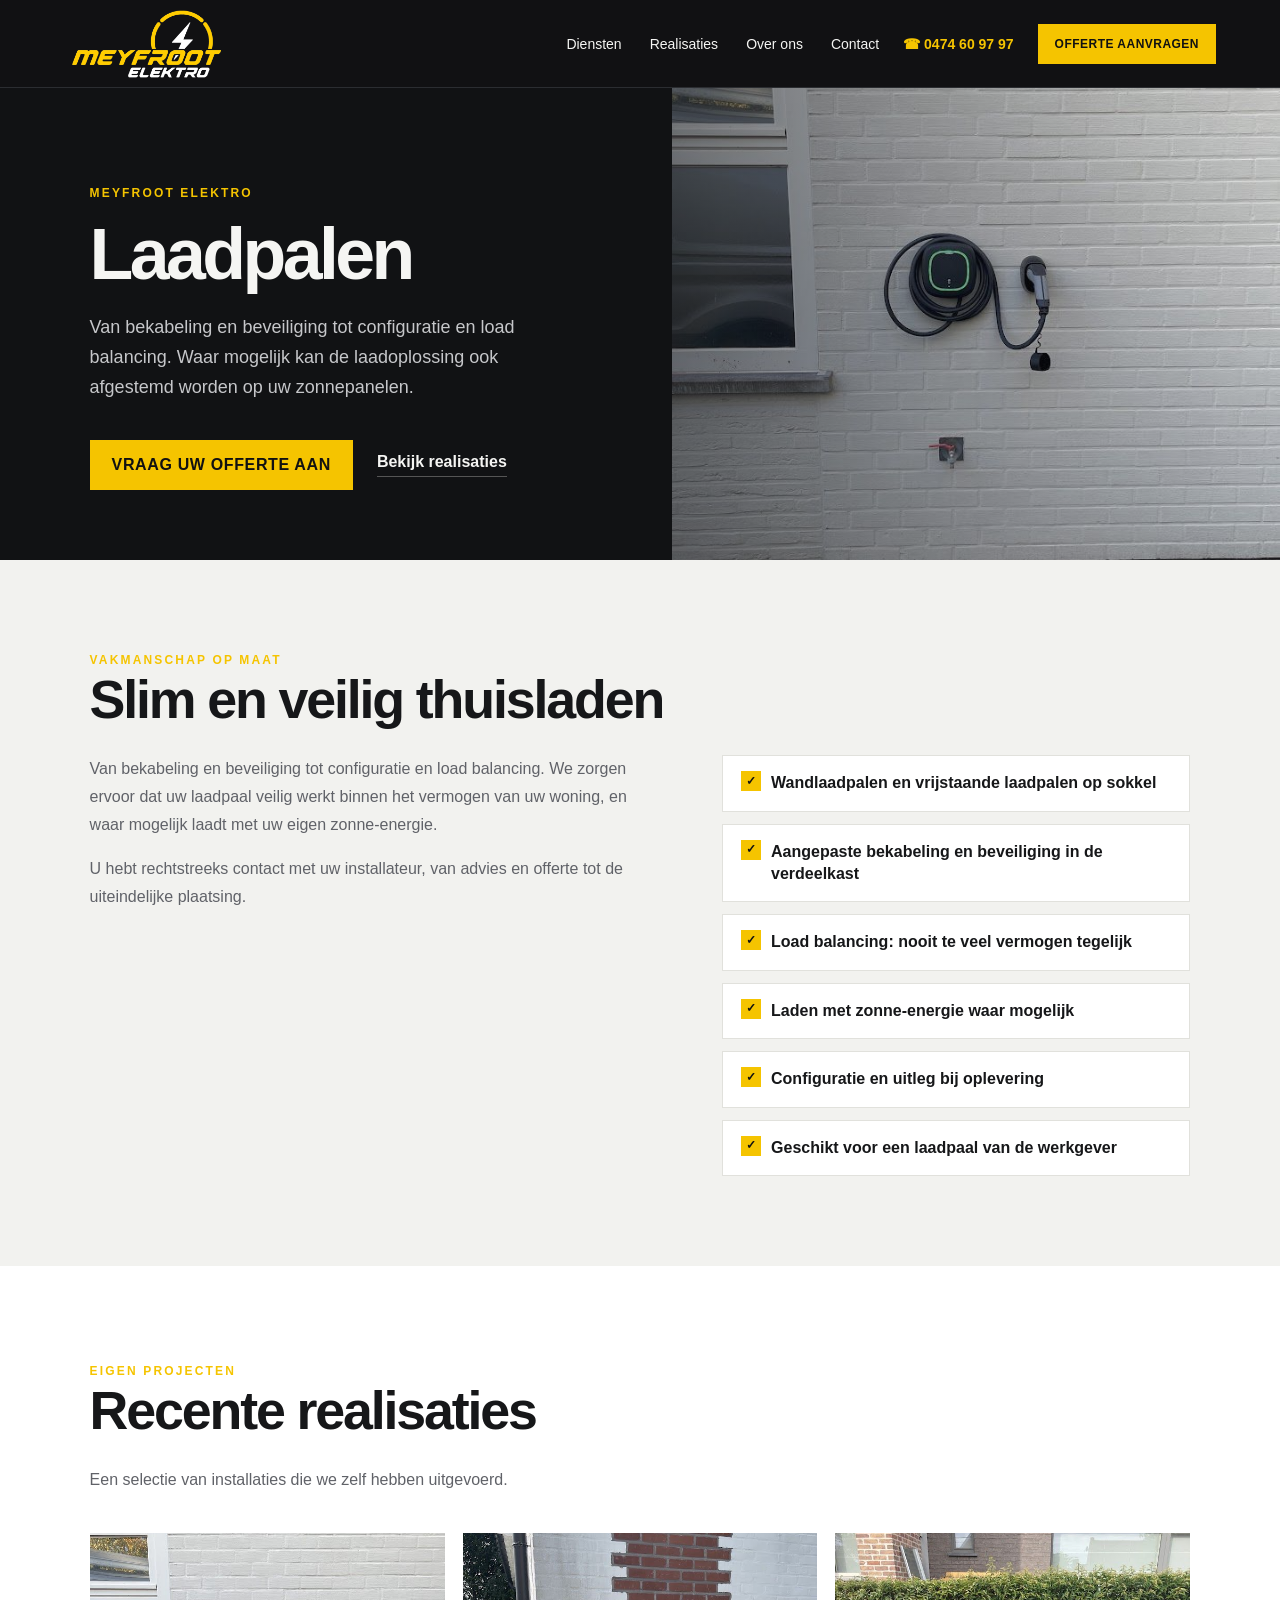
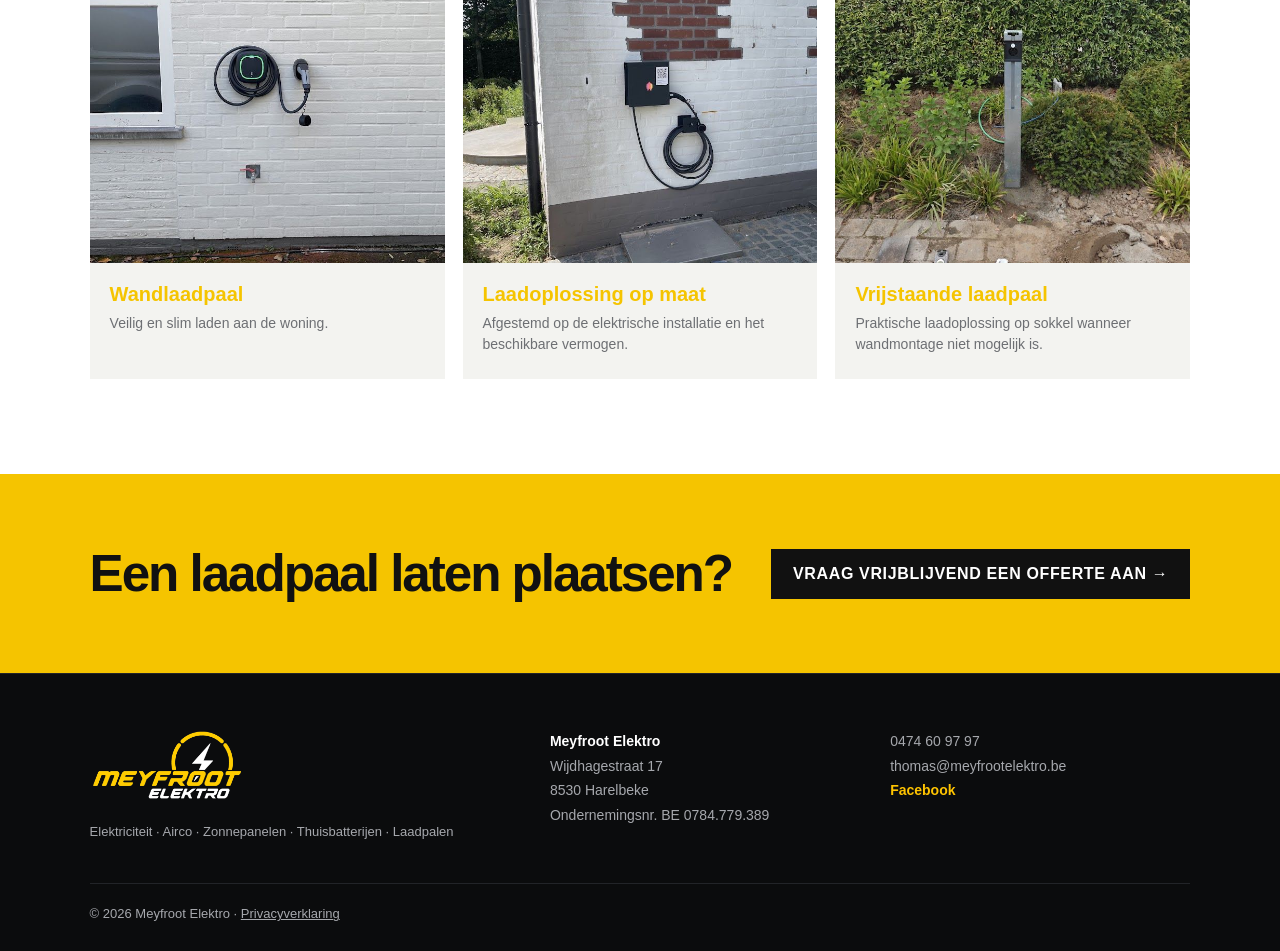
<file: laadpalen.html>
<!doctype html><html lang="nl"><head><meta charset="utf-8"><meta name="viewport" content="width=device-width,initial-scale=1"><link rel="stylesheet" href="style.css"><link rel="icon" href="favicon.ico" sizes="any"><link rel="icon" type="image/png" href="favicon.png"><link rel="apple-touch-icon" href="apple-touch-icon.png"><meta name="theme-color" content="#111214"><title>Laadpalen | Meyfroot Elektro</title><link rel="canonical" href="https://www.meyfrootelektro.be/laadpalen.html"><meta name="description" content="Laadpaal thuis laten installeren in Harelbeke, Kortrijk en omgeving. Veilig en slim laden met load balancing."><meta property="og:type" content="website"><meta property="og:title" content="Laadpalen | Meyfroot Elektro"><meta property="og:description" content="Laadpaal thuis laten installeren in Harelbeke, Kortrijk en omgeving. Veilig en slim laden met load balancing."><meta property="og:image" content="https://www.meyfrootelektro.be/assets/zonnepanelen-hellend.jpg"><meta property="og:locale" content="nl_BE"></head><body>
<header><a class="brand" href="index.html"><img src="meyfroot-logo.png" alt="Meyfroot Elektro" width="165" height="77"></a><nav id="menu" aria-label="Hoofdmenu"><a href="index.html#diensten">Diensten</a><a href="realisaties.html">Realisaties</a><a href="index.html#over">Over ons</a><a href="index.html#contact">Contact</a><a class="menu-only" href="tel:+32474609797">Bel 0474 60 97 97</a></nav><a class="call" href="tel:+32474609797"><span aria-hidden="true">☎</span> 0474 60 97 97</a><a class="btn small" href="index.html#contact">Offerte aanvragen</a><button class="menu-toggle" type="button" aria-label="Menu openen" aria-expanded="false" aria-controls="menu"><span></span><span></span><span></span></button></header>
<main><section class="service-hero"><div class="hero-copy"><span class="eyebrow">MEYFROOT ELEKTRO</span><h1>Laadpalen</h1><p>Van bekabeling en beveiliging tot configuratie en load balancing. Waar mogelijk kan de laadoplossing ook afgestemd worden op uw zonnepanelen.</p><div class="actions"><a class="btn" href="index.html#contact">Vraag uw offerte aan</a><a class="ghost" href="#realisaties">Bekijk realisaties</a></div></div><div class="service-cover" style="background-image:url('assets/laadpaal.jpg')"></div></section>
<section class="service-info"><span class="eyebrow dark">VAKMANSCHAP OP MAAT</span><h2>Slim en veilig thuisladen</h2><div class="service-info-grid"><div><p>Van bekabeling en beveiliging tot configuratie en load balancing. We zorgen ervoor dat uw laadpaal veilig werkt binnen het vermogen van uw woning, en waar mogelijk laadt met uw eigen zonne-energie.</p><p>U hebt rechtstreeks contact met uw installateur, van advies en offerte tot de uiteindelijke plaatsing.</p></div><ul class="checklist"><li>Wandlaadpalen en vrijstaande laadpalen op sokkel</li><li>Aangepaste bekabeling en beveiliging in de verdeelkast</li><li>Load balancing: nooit te veel vermogen tegelijk</li><li>Laden met zonne-energie waar mogelijk</li><li>Configuratie en uitleg bij oplevering</li><li>Geschikt voor een laadpaal van de werkgever</li></ul></div></section>
<section class="realizations" id="realisaties"><span class="eyebrow dark">EIGEN PROJECTEN</span><h2>Recente realisaties</h2><p class="lead">Een selectie van installaties die we zelf hebben uitgevoerd.</p><div class="real-grid"><article class="real-card"><img src="assets/laadpaal.jpg" alt="Wandlaadpaal"><div><strong>Wandlaadpaal</strong><span>Veilig en slim laden aan de woning.</span></div></article><article class="real-card"><img src="assets/laadpaal-2.jpg" alt="Laadoplossing op maat"><div><strong>Laadoplossing op maat</strong><span>Afgestemd op de elektrische installatie en het beschikbare vermogen.</span></div></article><article class="real-card"><img src="assets/laadpaal-sokkel.jpg" alt="Vrijstaande laadpaal"><div><strong>Vrijstaande laadpaal</strong><span>Praktische laadoplossing op sokkel wanneer wandmontage niet mogelijk is.</span></div></article></div></section>
<section class="service-cta"><h2>Een laadpaal laten plaatsen?</h2><a class="btn" href="index.html#contact">Vraag vrijblijvend een offerte aan →</a></section></main>
<footer><div class="footer-grid"><div><img src="meyfroot-logo.png" alt="Meyfroot Elektro" width="155" height="72"><p>Elektriciteit · Airco · Zonnepanelen · Thuisbatterijen · Laadpalen</p></div><div><b>Meyfroot Elektro</b><br>Wijdhagestraat 17<br>8530 Harelbeke<br>Ondernemingsnr. BE 0784.779.389</div><div><a href="tel:+32474609797">0474 60 97 97</a><br><a href="mailto:thomas@meyfrootelektro.be">thomas@meyfrootelektro.be</a><br><a class="footer-social" href="https://www.facebook.com/meyfrootelektro" target="_blank" rel="noopener">Facebook</a></div></div><p class="footer-legal">© 2026 Meyfroot Elektro · <a href="privacy.html">Privacyverklaring</a></p></footer>
<div class="mobile-cta"><a href="tel:+32474609797">☎ Bellen</a><a href="index.html#contact">Offerte aanvragen</a></div>
<script src="script.js" defer></script></body></html>
</file>
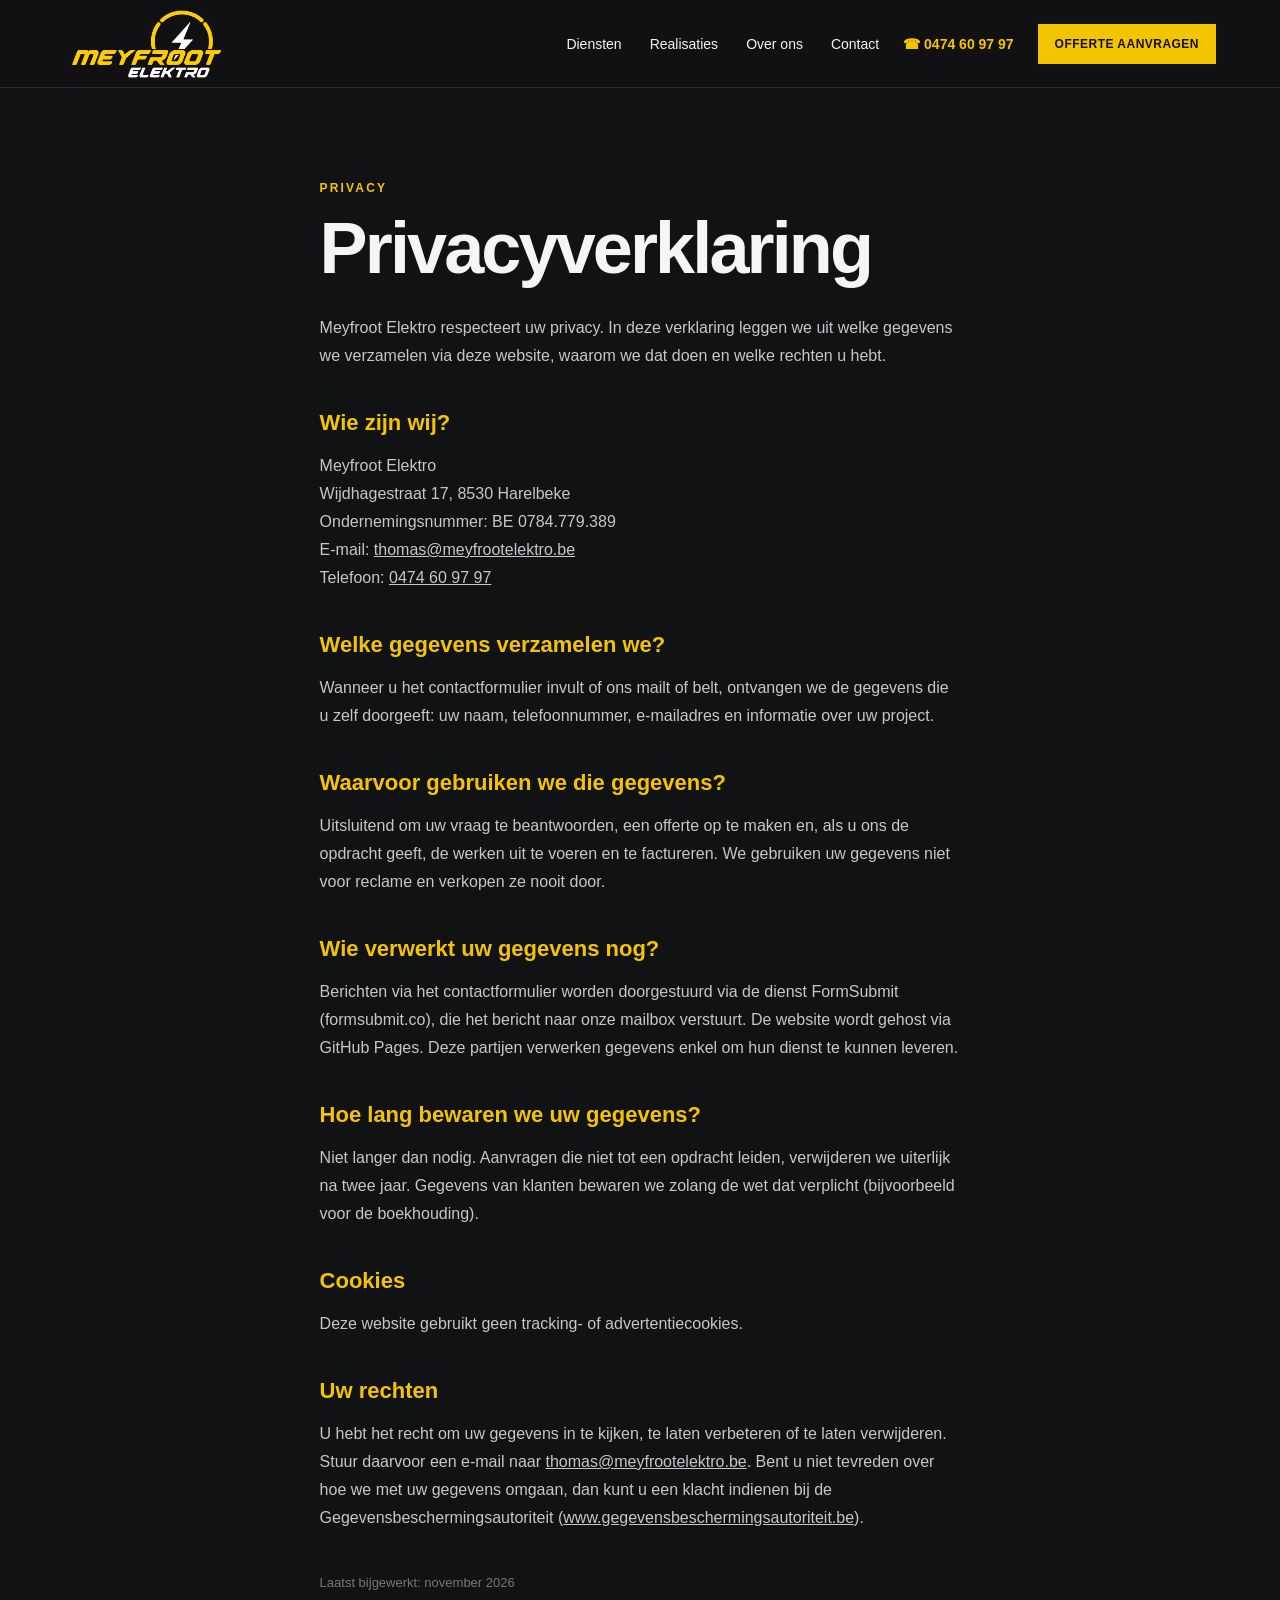
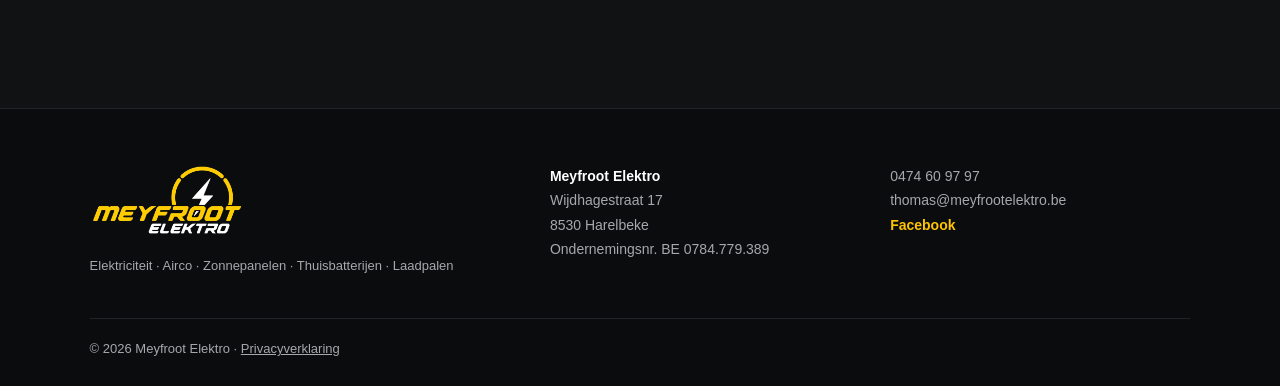
<file: privacy.html>
<!doctype html><html lang="nl"><head><meta charset="utf-8"><meta name="viewport" content="width=device-width,initial-scale=1"><title>Privacyverklaring | Meyfroot Elektro</title><link rel="canonical" href="https://www.meyfrootelektro.be/privacy.html"><meta name="description" content="Privacyverklaring van Meyfroot Elektro, Harelbeke."><link rel="stylesheet" href="style.css"><link rel="icon" href="favicon.ico" sizes="any"><link rel="icon" type="image/png" href="favicon.png"><link rel="apple-touch-icon" href="apple-touch-icon.png"><meta name="theme-color" content="#111214"><meta property="og:type" content="website"><meta property="og:title" content="Privacyverklaring | Meyfroot Elektro"><meta property="og:description" content="Privacyverklaring van Meyfroot Elektro, Harelbeke."><meta property="og:image" content="https://www.meyfrootelektro.be/assets/zonnepanelen-hellend.jpg"><meta property="og:locale" content="nl_BE"></head><body>
<header><a class="brand" href="index.html"><img src="meyfroot-logo.png" alt="Meyfroot Elektro" width="165" height="77"></a><nav id="menu" aria-label="Hoofdmenu"><a href="index.html#diensten">Diensten</a><a href="realisaties.html">Realisaties</a><a href="index.html#over">Over ons</a><a href="index.html#contact">Contact</a><a class="menu-only" href="tel:+32474609797">Bel 0474 60 97 97</a></nav><a class="call" href="tel:+32474609797"><span aria-hidden="true">☎</span> 0474 60 97 97</a><a class="btn small" href="index.html#contact">Offerte aanvragen</a><button class="menu-toggle" type="button" aria-label="Menu openen" aria-expanded="false" aria-controls="menu"><span></span><span></span><span></span></button></header>
<main class="text-page"><span class="eyebrow">PRIVACY</span><h1>Privacy&shy;verklaring</h1>
<p>Meyfroot Elektro respecteert uw privacy. In deze verklaring leggen we uit welke gegevens we verzamelen via deze website, waarom we dat doen en welke rechten u hebt.</p>
<h2>Wie zijn wij?</h2>
<p>Meyfroot Elektro<br>Wijdhagestraat 17, 8530 Harelbeke<br>Ondernemingsnummer: BE 0784.779.389<br>E-mail: <a href="mailto:thomas@meyfrootelektro.be">thomas@meyfrootelektro.be</a><br>Telefoon: <a href="tel:+32474609797">0474 60 97 97</a></p>
<h2>Welke gegevens verzamelen we?</h2>
<p>Wanneer u het contactformulier invult of ons mailt of belt, ontvangen we de gegevens die u zelf doorgeeft: uw naam, telefoonnummer, e-mailadres en informatie over uw project.</p>
<h2>Waarvoor gebruiken we die gegevens?</h2>
<p>Uitsluitend om uw vraag te beantwoorden, een offerte op te maken en, als u ons de opdracht geeft, de werken uit te voeren en te factureren. We gebruiken uw gegevens niet voor reclame en verkopen ze nooit door.</p>
<h2>Wie verwerkt uw gegevens nog?</h2>
<p>Berichten via het contactformulier worden doorgestuurd via de dienst FormSubmit (formsubmit.co), die het bericht naar onze mailbox verstuurt. De website wordt gehost via GitHub Pages. Deze partijen verwerken gegevens enkel om hun dienst te kunnen leveren.</p>
<h2>Hoe lang bewaren we uw gegevens?</h2>
<p>Niet langer dan nodig. Aanvragen die niet tot een opdracht leiden, verwijderen we uiterlijk na twee jaar. Gegevens van klanten bewaren we zolang de wet dat verplicht (bijvoorbeeld voor de boekhouding).</p>
<h2>Cookies</h2>
<p>Deze website gebruikt geen tracking- of advertentiecookies.</p>
<h2>Uw rechten</h2>
<p>U hebt het recht om uw gegevens in te kijken, te laten verbeteren of te laten verwijderen. Stuur daarvoor een e-mail naar <a href="mailto:thomas@meyfrootelektro.be">thomas@meyfrootelektro.be</a>. Bent u niet tevreden over hoe we met uw gegevens omgaan, dan kunt u een klacht indienen bij de Gegevensbeschermingsautoriteit (<a href="https://www.gegevensbeschermingsautoriteit.be" target="_blank" rel="noopener">www.gegevensbeschermingsautoriteit.be</a>).</p>
<p class="muted">Laatst bijgewerkt: november 2026</p>
</main>
<footer><div class="footer-grid"><div><img src="meyfroot-logo.png" alt="Meyfroot Elektro" width="155" height="72"><p>Elektriciteit · Airco · Zonnepanelen · Thuisbatterijen · Laadpalen</p></div><div><b>Meyfroot Elektro</b><br>Wijdhagestraat 17<br>8530 Harelbeke<br>Ondernemingsnr. BE 0784.779.389</div><div><a href="tel:+32474609797">0474 60 97 97</a><br><a href="mailto:thomas@meyfrootelektro.be">thomas@meyfrootelektro.be</a><br><a class="footer-social" href="https://www.facebook.com/meyfrootelektro" target="_blank" rel="noopener">Facebook</a></div></div><p class="footer-legal">© 2026 Meyfroot Elektro · <a href="privacy.html">Privacyverklaring</a></p></footer>
<div class="mobile-cta"><a href="tel:+32474609797">☎ Bellen</a><a href="index.html#contact">Offerte aanvragen</a></div>
<script src="script.js" defer></script></body></html>
</file>
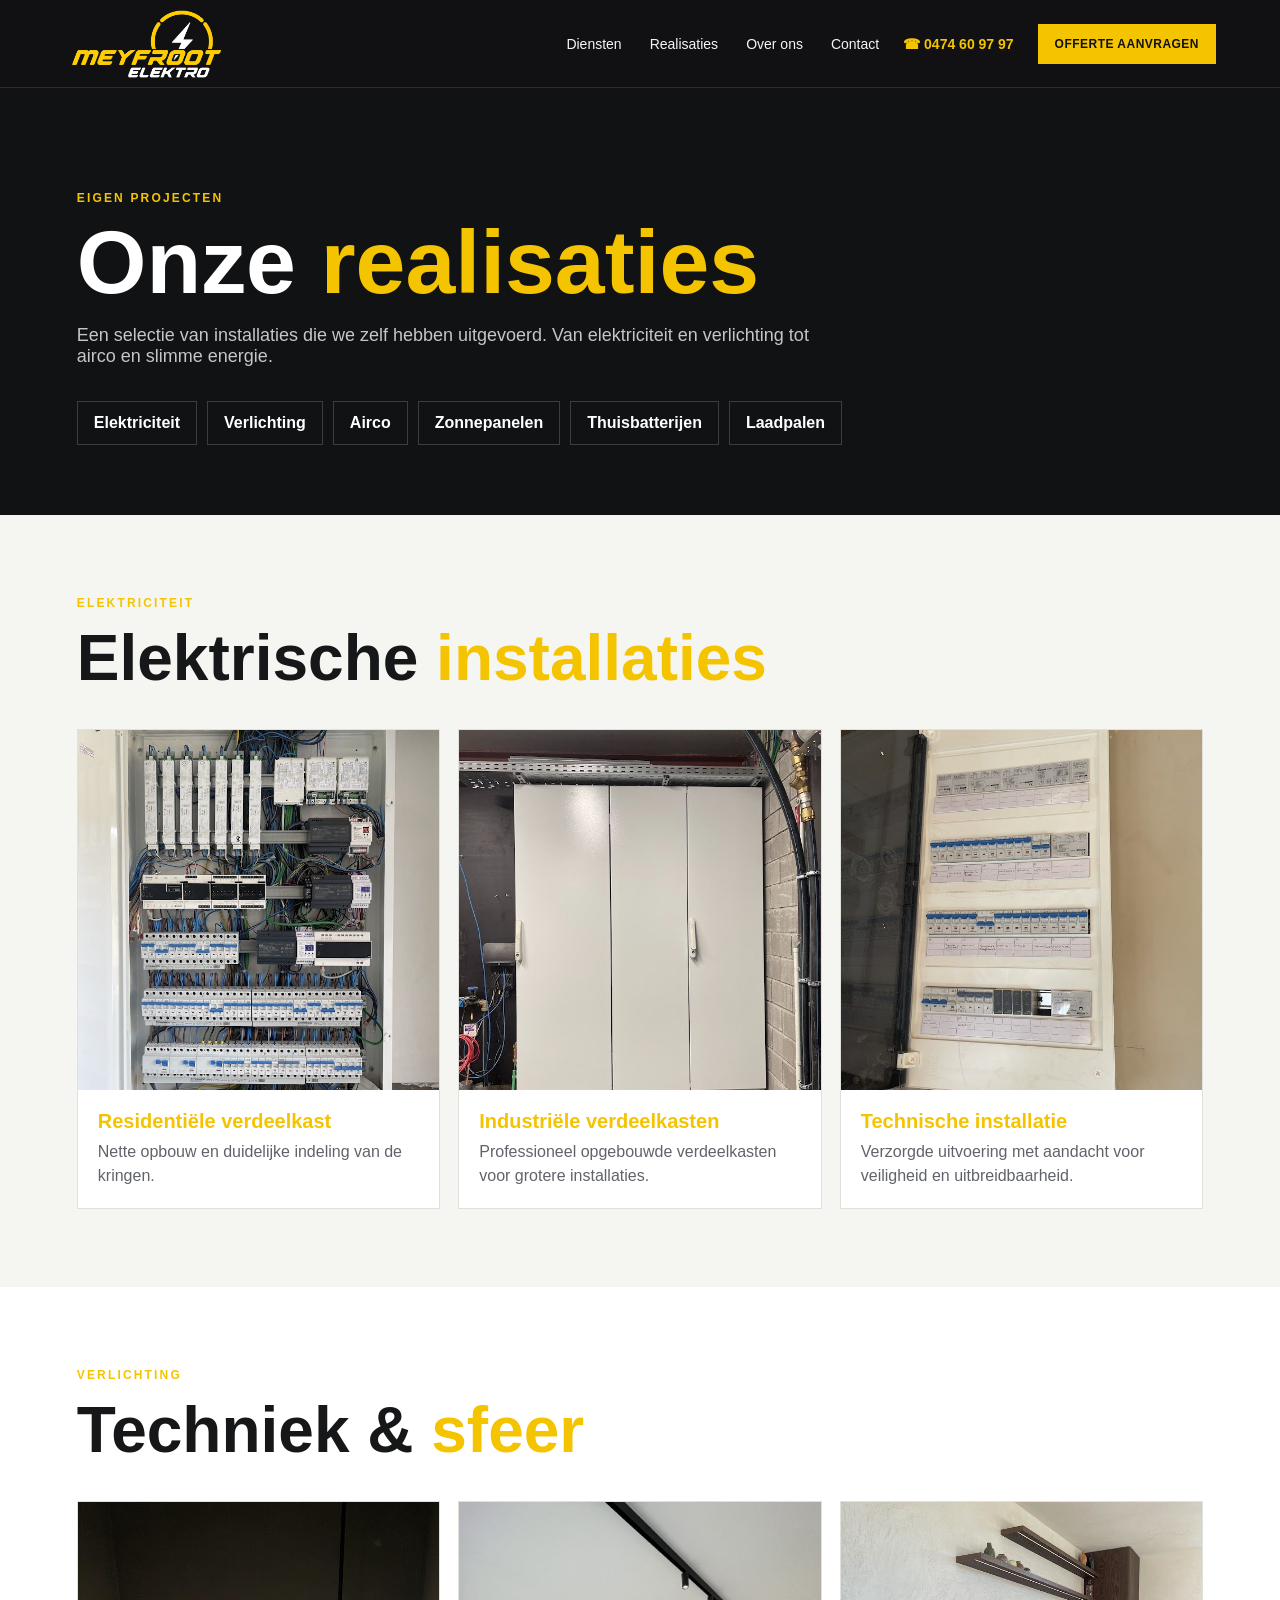
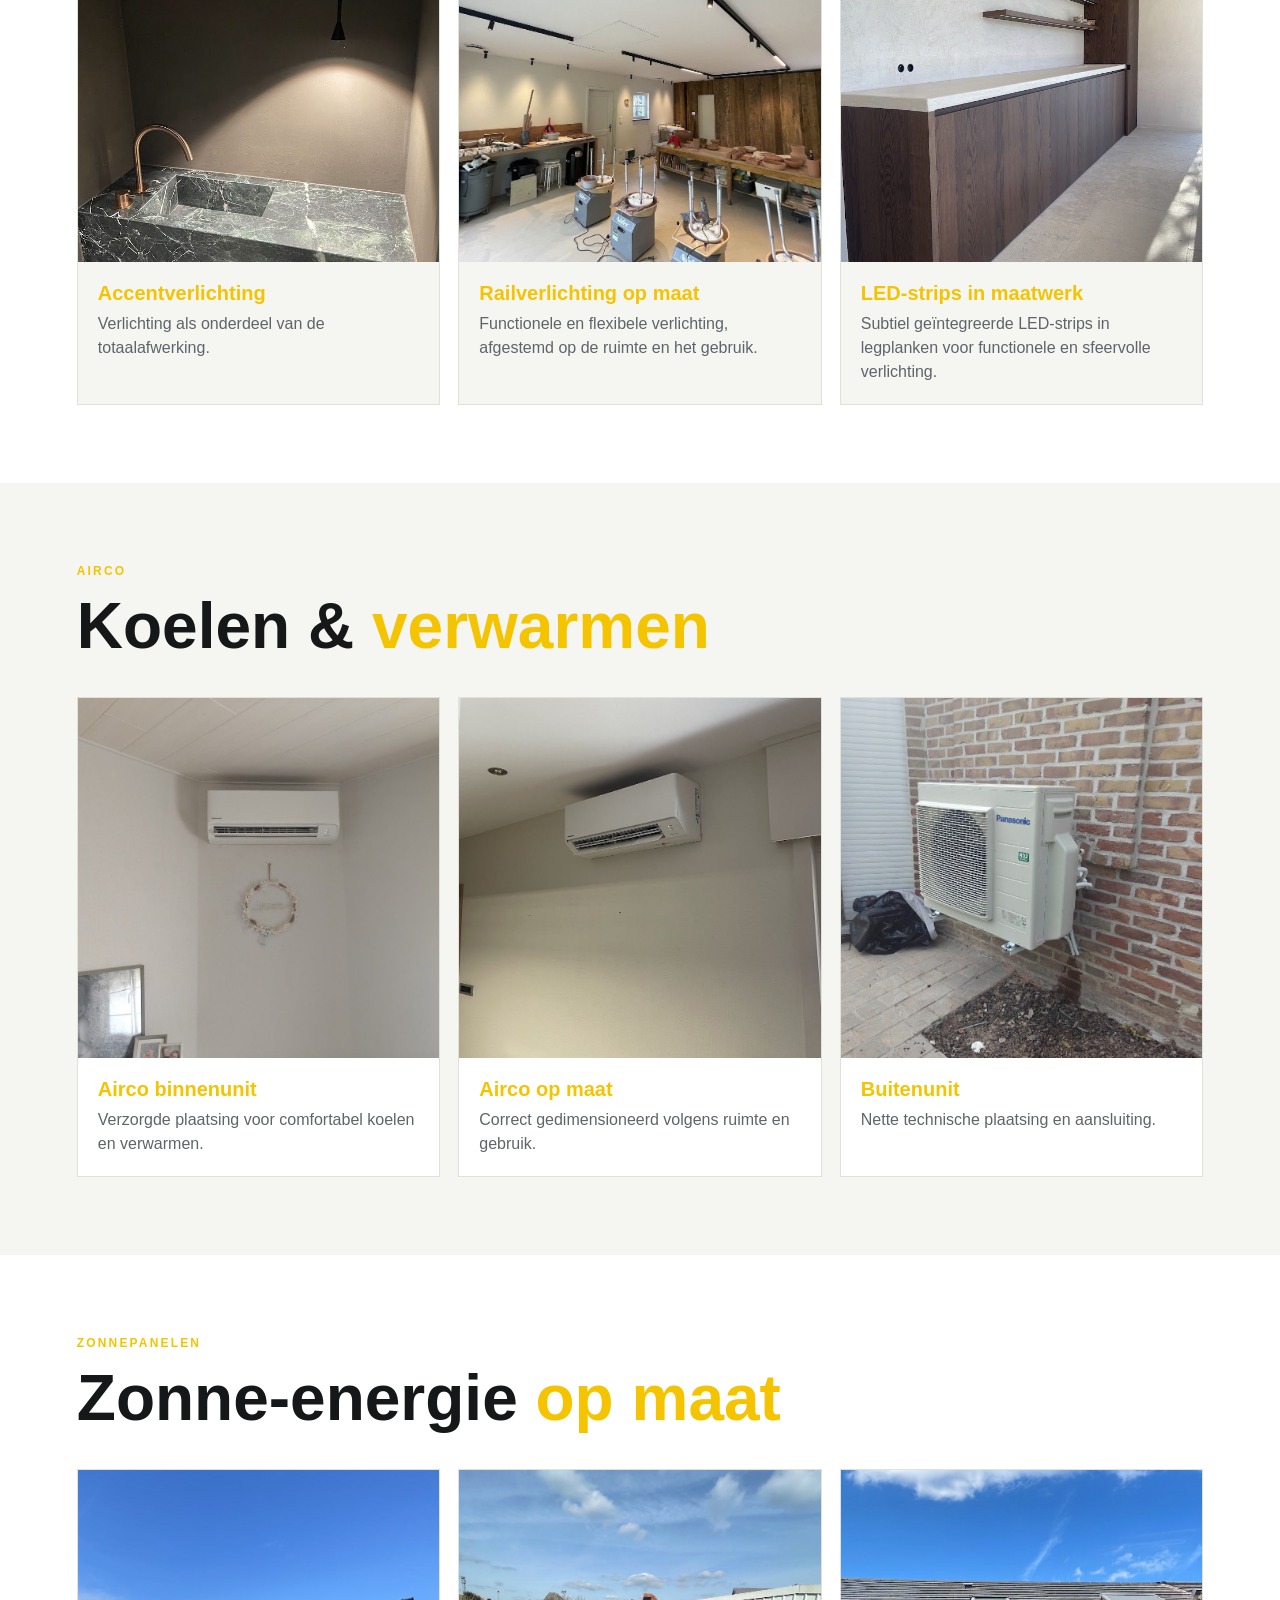
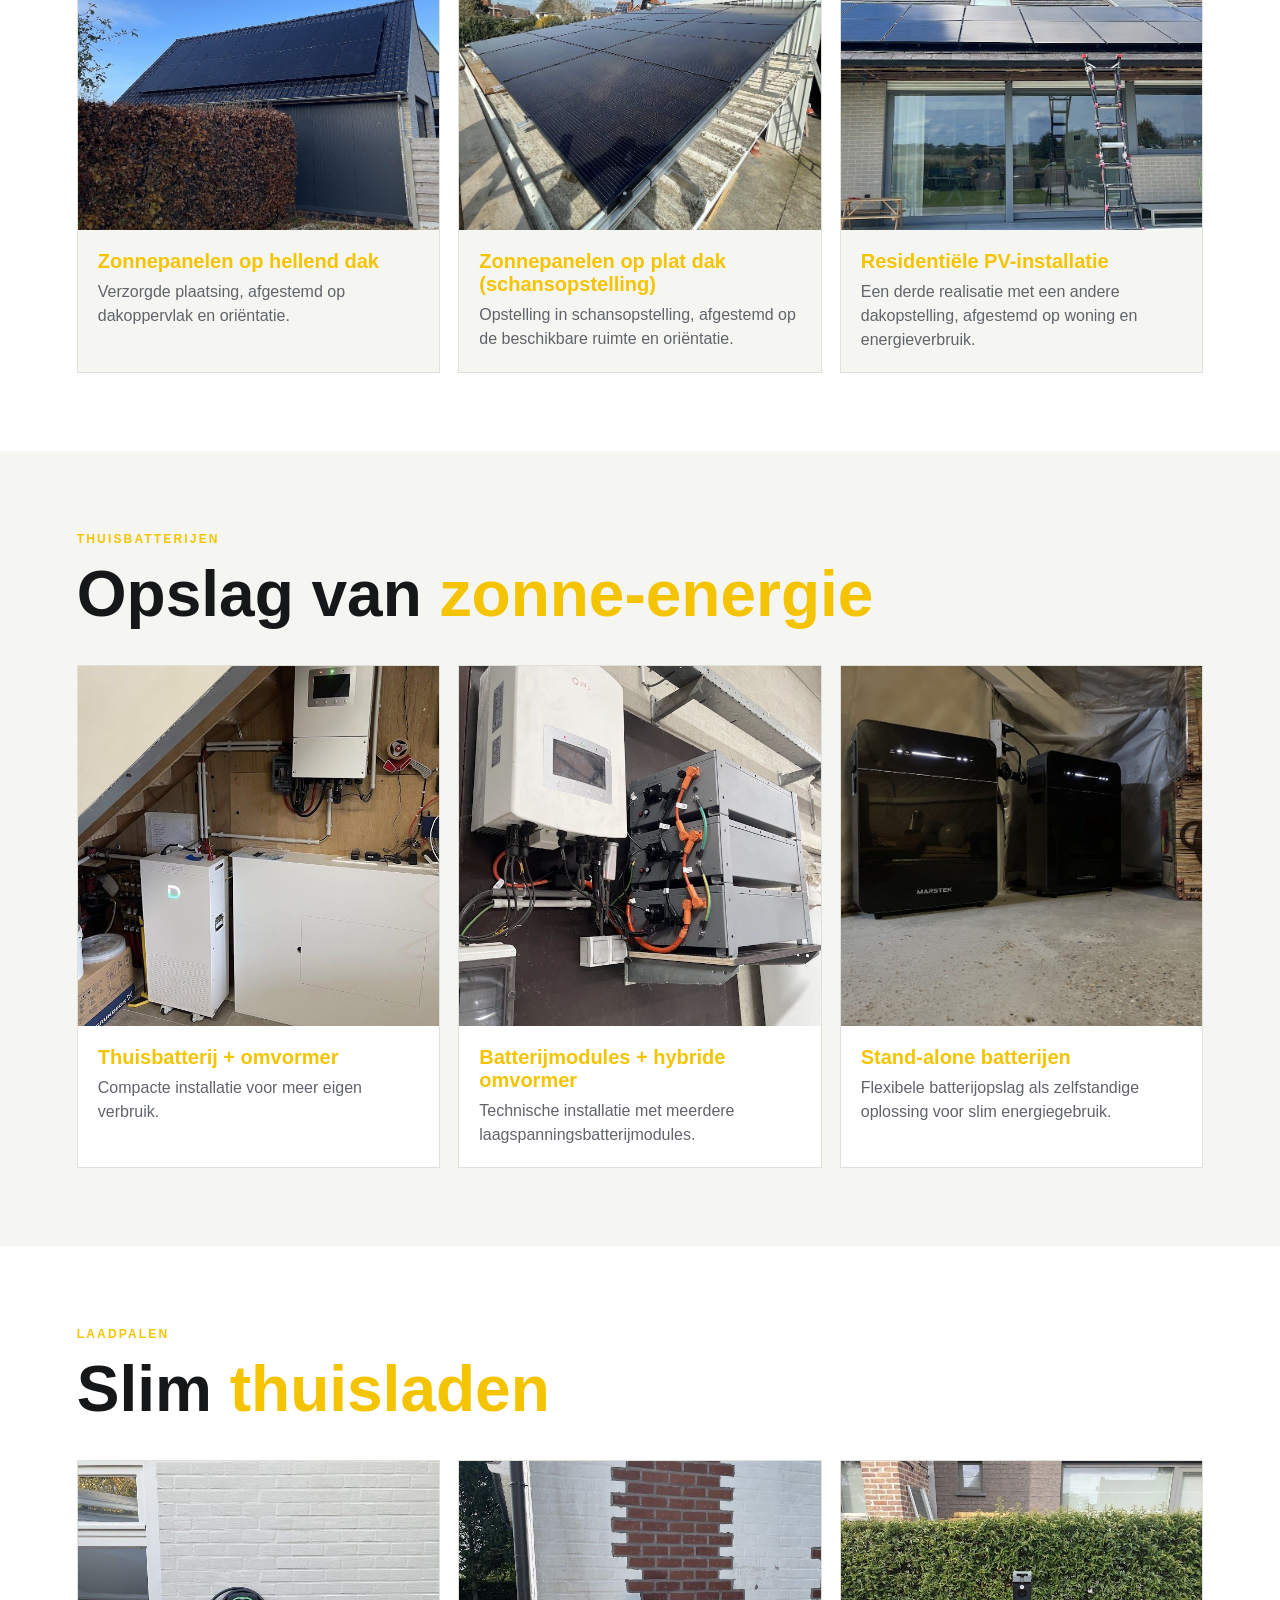
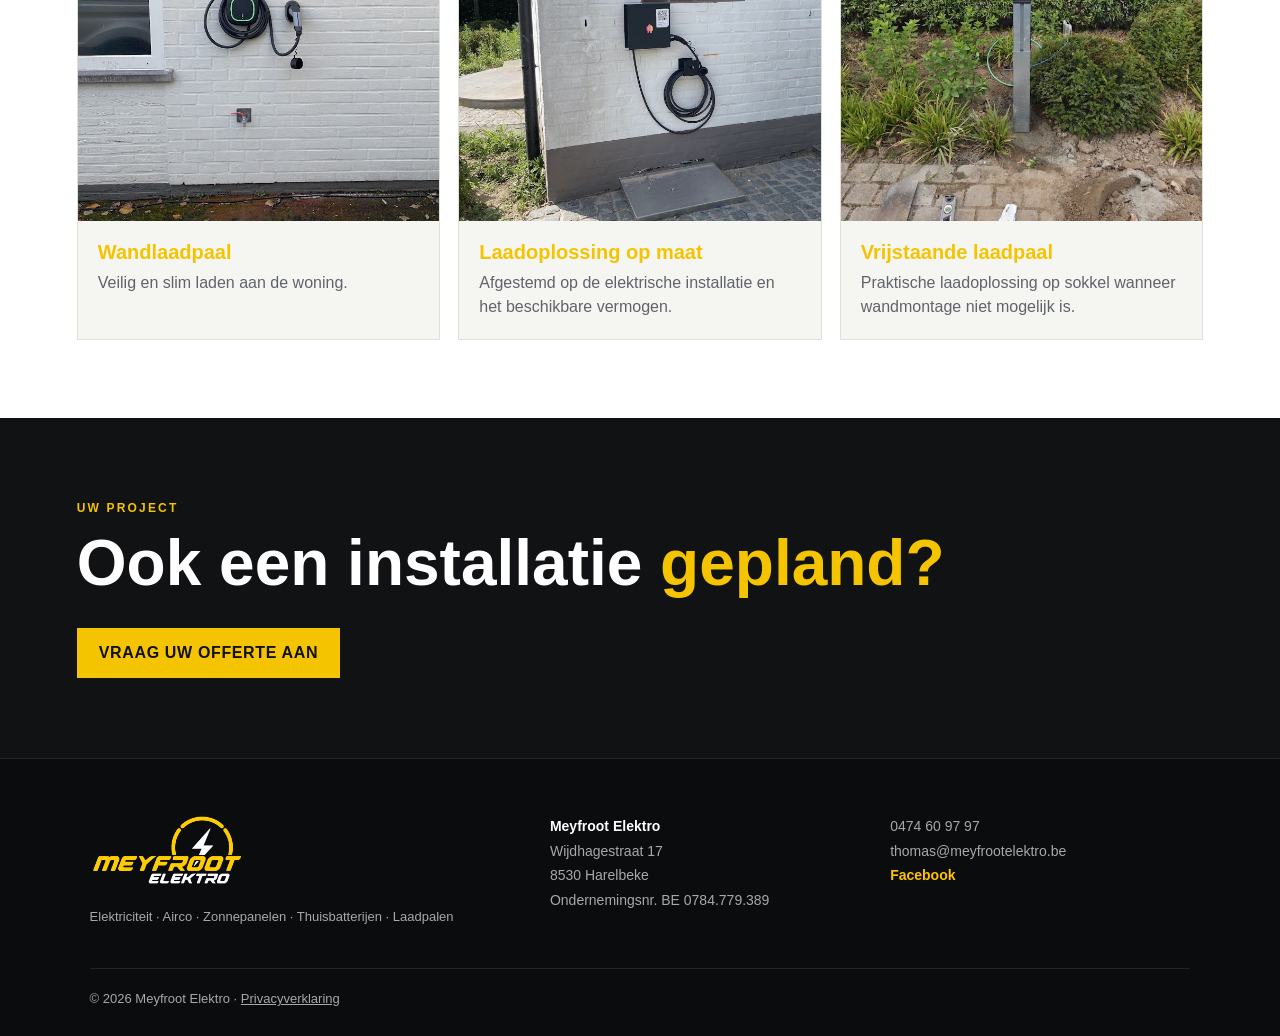
<file: realisaties.html>
<!doctype html><html lang="nl"><head><meta charset="utf-8"><meta name="viewport" content="width=device-width,initial-scale=1"><title>Realisaties | Meyfroot Elektro</title><link rel="canonical" href="https://www.meyfrootelektro.be/realisaties.html"><meta name="description" content="Bekijk realisaties van Meyfroot Elektro: elektriciteit, verlichting, airco, zonnepanelen, thuisbatterijen en laadpalen in Zuid-West-Vlaanderen."><link rel="stylesheet" href="style.css"><link rel="icon" href="favicon.ico" sizes="any"><link rel="icon" type="image/png" href="favicon.png"><link rel="apple-touch-icon" href="apple-touch-icon.png"><meta name="theme-color" content="#111214"><meta property="og:type" content="website"><meta property="og:title" content="Realisaties | Meyfroot Elektro"><meta property="og:description" content="Bekijk realisaties van Meyfroot Elektro: elektriciteit, verlichting, airco, zonnepanelen, thuisbatterijen en laadpalen in Zuid-West-Vlaanderen."><meta property="og:image" content="https://www.meyfrootelektro.be/assets/zonnepanelen-hellend.jpg"><meta property="og:locale" content="nl_BE"></head><body>
<header><a class="brand" href="index.html"><img src="meyfroot-logo.png" alt="Meyfroot Elektro" width="165" height="77"></a><nav id="menu" aria-label="Hoofdmenu"><a href="index.html#diensten">Diensten</a><a href="realisaties.html">Realisaties</a><a href="index.html#over">Over ons</a><a href="index.html#contact">Contact</a><a class="menu-only" href="tel:+32474609797">Bel 0474 60 97 97</a></nav><a class="call" href="tel:+32474609797"><span aria-hidden="true">☎</span> 0474 60 97 97</a><a class="btn small" href="index.html#contact">Offerte aanvragen</a><button class="menu-toggle" type="button" aria-label="Menu openen" aria-expanded="false" aria-controls="menu"><span></span><span></span><span></span></button></header>
<main><section class="realisatie-hero"><span class="eyebrow">EIGEN PROJECTEN</span><h1>Onze <em>realisaties</em></h1><p>Een selectie van installaties die we zelf hebben uitgevoerd. Van elektriciteit en verlichting tot airco en slimme energie.</p><div class="filter-links"><a href="#elektriciteit">Elektriciteit</a><a href="#verlichting">Verlichting</a><a href="#airco">Airco</a><a href="#zonnepanelen">Zonnepanelen</a><a href="#batterijen">Thuisbatterijen</a><a href="#laadpalen">Laadpalen</a></div></section>
<section class="gallery-section" id="elektriciteit"><span class="eyebrow dark">ELEKTRICITEIT</span><h2>Elektrische <em>installaties</em></h2><div class="real-gallery"><figure><img src="assets/elektriciteit.jpg" alt="Verdeelkast"><figcaption><b>Residentiële verdeelkast</b><span>Nette opbouw en duidelijke indeling van de kringen.</span></figcaption></figure><figure><img src="assets/elektriciteit-industrieel-origineel.jpg" alt="Industriële verdeelkasten"><figcaption><b>Industriële verdeelkasten</b><span>Professioneel opgebouwde verdeelkasten voor grotere installaties.</span></figcaption></figure><figure><img src="assets/elektriciteit-technisch.jpg" alt="Technische elektrische installatie"><figcaption><b>Technische installatie</b><span>Verzorgde uitvoering met aandacht voor veiligheid en uitbreidbaarheid.</span></figcaption></figure></div></section>
<section class="gallery-section alt" id="verlichting"><span class="eyebrow dark">VERLICHTING</span><h2>Techniek & <em>sfeer</em></h2><div class="real-gallery"><figure><img src="assets/verlichting.jpg" alt="Sfeerverlichting"><figcaption><b>Accentverlichting</b><span>Verlichting als onderdeel van de totaalafwerking.</span></figcaption></figure><figure><img src="assets/verlichting-rail.jpg" alt="Railverlichting op maat"><figcaption><b>Railverlichting op maat</b><span>Functionele en flexibele verlichting, afgestemd op de ruimte en het gebruik.</span></figcaption></figure><figure><img src="assets/verlichting-led-legplanken.jpg" alt="LED-strips geïntegreerd in maatwerk"><figcaption><b>LED-strips in maatwerk</b><span>Subtiel geïntegreerde LED-strips in legplanken voor functionele en sfeervolle verlichting.</span></figcaption></figure></div></section>
<section class="gallery-section" id="airco"><span class="eyebrow dark">AIRCO</span><h2>Koelen & <em>verwarmen</em></h2><div class="real-gallery"><figure><img src="assets/airco.jpg" alt="Airco binnenunit"><figcaption><b>Airco binnenunit</b><span>Verzorgde plaatsing voor comfortabel koelen en verwarmen.</span></figcaption></figure><figure><img src="assets/airco-binnen-2.jpg" alt="Airco installatie"><figcaption><b>Airco op maat</b><span>Correct gedimensioneerd volgens ruimte en gebruik.</span></figcaption></figure><figure><img src="assets/airco-buiten-1.jpg" alt="Airco buitenunit"><figcaption><b>Buitenunit</b><span>Nette technische plaatsing en aansluiting.</span></figcaption></figure></div></section>
<section class="gallery-section alt" id="zonnepanelen"><span class="eyebrow dark">ZONNEPANELEN</span><h2>Zonne-energie <em>op maat</em></h2><div class="real-gallery"><figure><img src="assets/zonnepanelen-hellend.jpg" alt="Zonnepanelen op hellend dak"><figcaption><b>Zonnepanelen op hellend dak</b><span>Verzorgde plaatsing, afgestemd op dakoppervlak en oriëntatie.</span></figcaption></figure><figure><img src="assets/zonnepanelen-schans.jpg" alt="Zonnepanelen in schansopstelling"><figcaption><b>Zonnepanelen op plat dak (schansopstelling)</b><span>Opstelling in schansopstelling, afgestemd op de beschikbare ruimte en oriëntatie.</span></figcaption></figure><figure><img src="assets/zonnepanelen-3-uniek.jpg" alt="Residentiële PV-installatie"><figcaption><b>Residentiële PV-installatie</b><span>Een derde realisatie met een andere dakopstelling, afgestemd op woning en energieverbruik.</span></figcaption></figure></div></section>
<section class="gallery-section" id="batterijen"><span class="eyebrow dark">THUISBATTERIJEN</span><h2>Opslag van <em>zonne-energie</em></h2><div class="real-gallery"><figure><img src="assets/batterij.jpg" alt="Thuisbatterij"><figcaption><b>Thuisbatterij + omvormer</b><span>Compacte installatie voor meer eigen verbruik.</span></figcaption></figure><figure><img src="assets/batterij-2.jpg" alt="Batterijmodules"><figcaption><b>Batterijmodules + hybride omvormer</b><span>Technische installatie met meerdere laagspanningsbatterijmodules.</span></figcaption></figure><figure><img src="assets/batterij-standalone.jpg" alt="Stand-alone batterijen"><figcaption><b>Stand-alone batterijen</b><span>Flexibele batterijopslag als zelfstandige oplossing voor slim energiegebruik.</span></figcaption></figure></div></section>
<section class="gallery-section alt" id="laadpalen"><span class="eyebrow dark">LAADPALEN</span><h2>Slim <em>thuisladen</em></h2><div class="real-gallery"><figure><img src="assets/laadpaal.jpg" alt="Laadpaal"><figcaption><b>Wandlaadpaal</b><span>Veilig en slim laden aan de woning.</span></figcaption></figure><figure><img src="assets/laadpaal-2.jpg" alt="Laadpunt"><figcaption><b>Laadoplossing op maat</b><span>Afgestemd op de elektrische installatie en het beschikbare vermogen.</span></figcaption></figure><figure><img src="assets/laadpaal-sokkel.jpg" alt="Vrijstaande laadpaal"><figcaption><b>Vrijstaande laadpaal</b><span>Praktische laadoplossing op sokkel wanneer wandmontage niet mogelijk is.</span></figcaption></figure></div></section>
<section class="realisatie-cta"><span class="eyebrow">UW PROJECT</span><h2>Ook een installatie <em>gepland?</em></h2><a class="btn" href="index.html#contact">Vraag uw offerte aan</a></section></main>
<footer><div class="footer-grid"><div><img src="meyfroot-logo.png" alt="Meyfroot Elektro" width="155" height="72"><p>Elektriciteit · Airco · Zonnepanelen · Thuisbatterijen · Laadpalen</p></div><div><b>Meyfroot Elektro</b><br>Wijdhagestraat 17<br>8530 Harelbeke<br>Ondernemingsnr. BE 0784.779.389</div><div><a href="tel:+32474609797">0474 60 97 97</a><br><a href="mailto:thomas@meyfrootelektro.be">thomas@meyfrootelektro.be</a><br><a class="footer-social" href="https://www.facebook.com/meyfrootelektro" target="_blank" rel="noopener">Facebook</a></div></div><p class="footer-legal">© 2026 Meyfroot Elektro · <a href="privacy.html">Privacyverklaring</a></p></footer>
<div class="mobile-cta"><a href="tel:+32474609797">☎ Bellen</a><a href="index.html#contact">Offerte aanvragen</a></div>
<script src="script.js" defer></script></body></html>
</file>
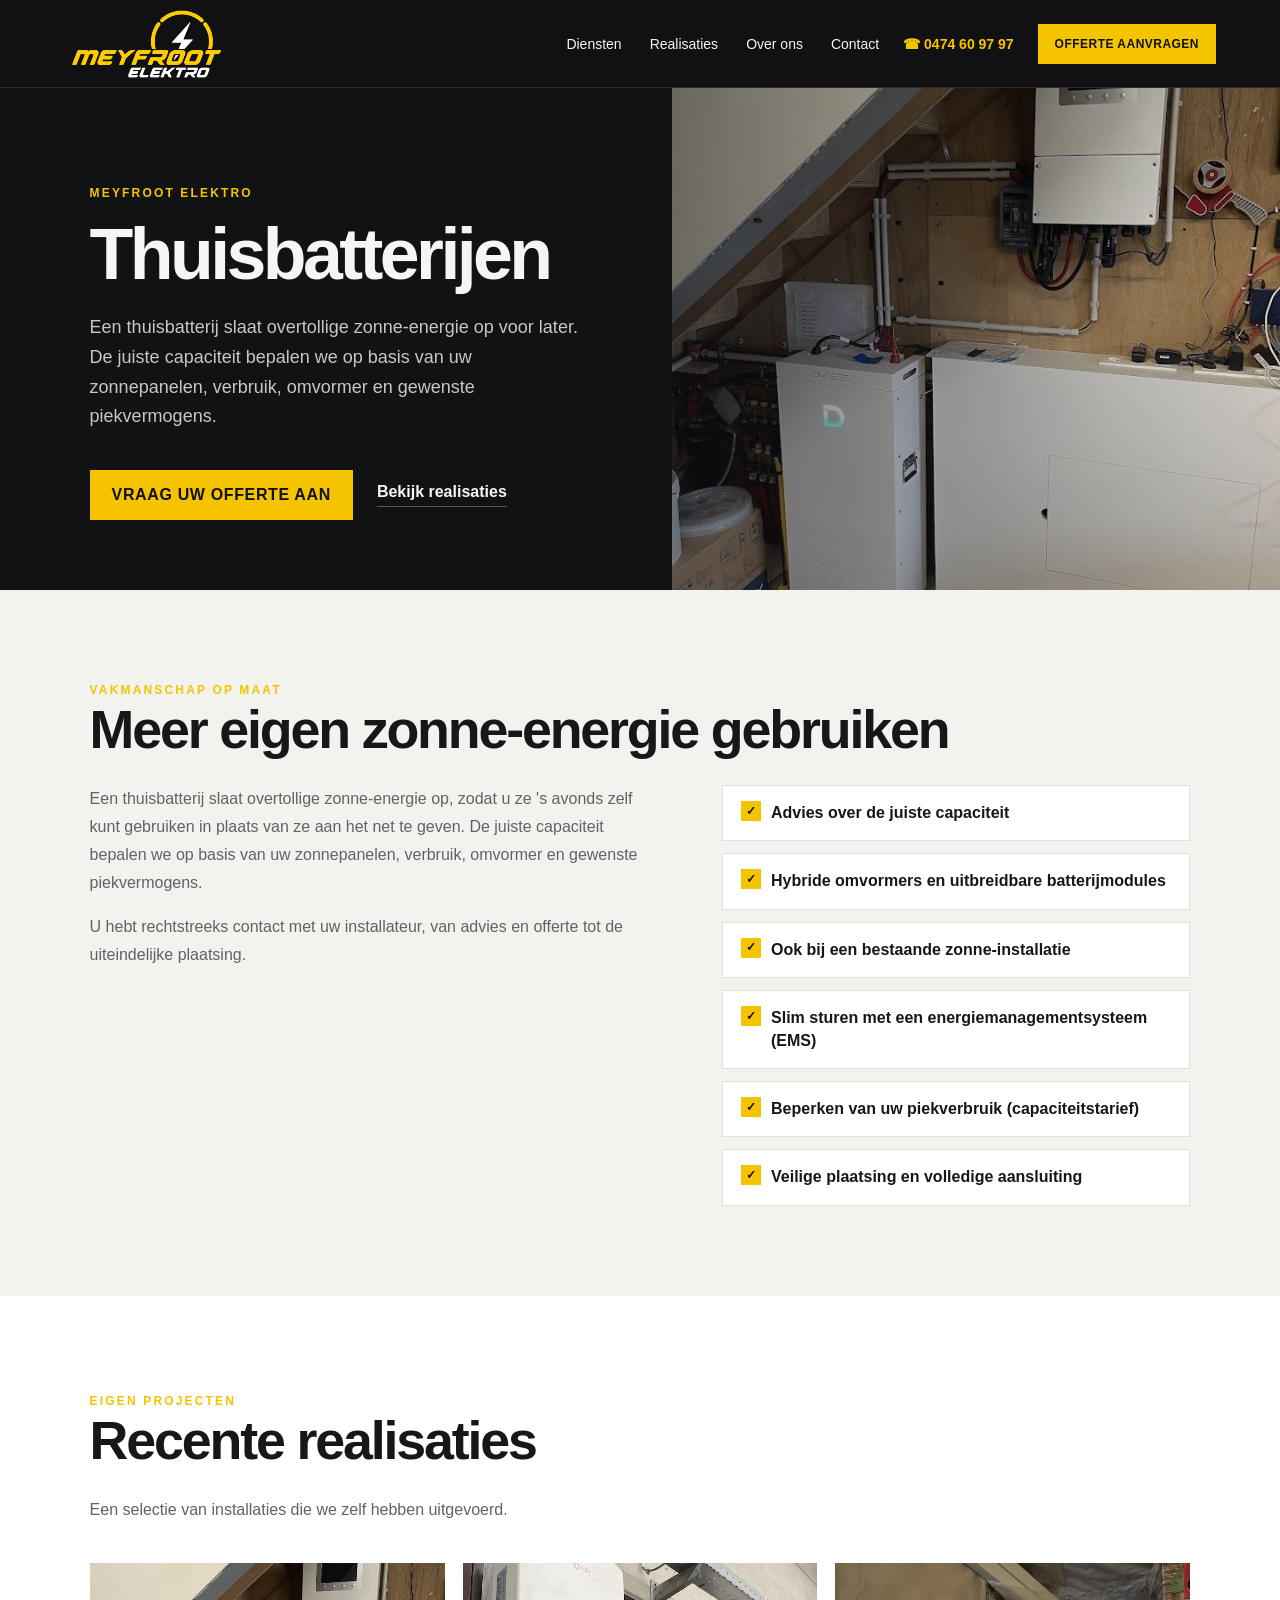
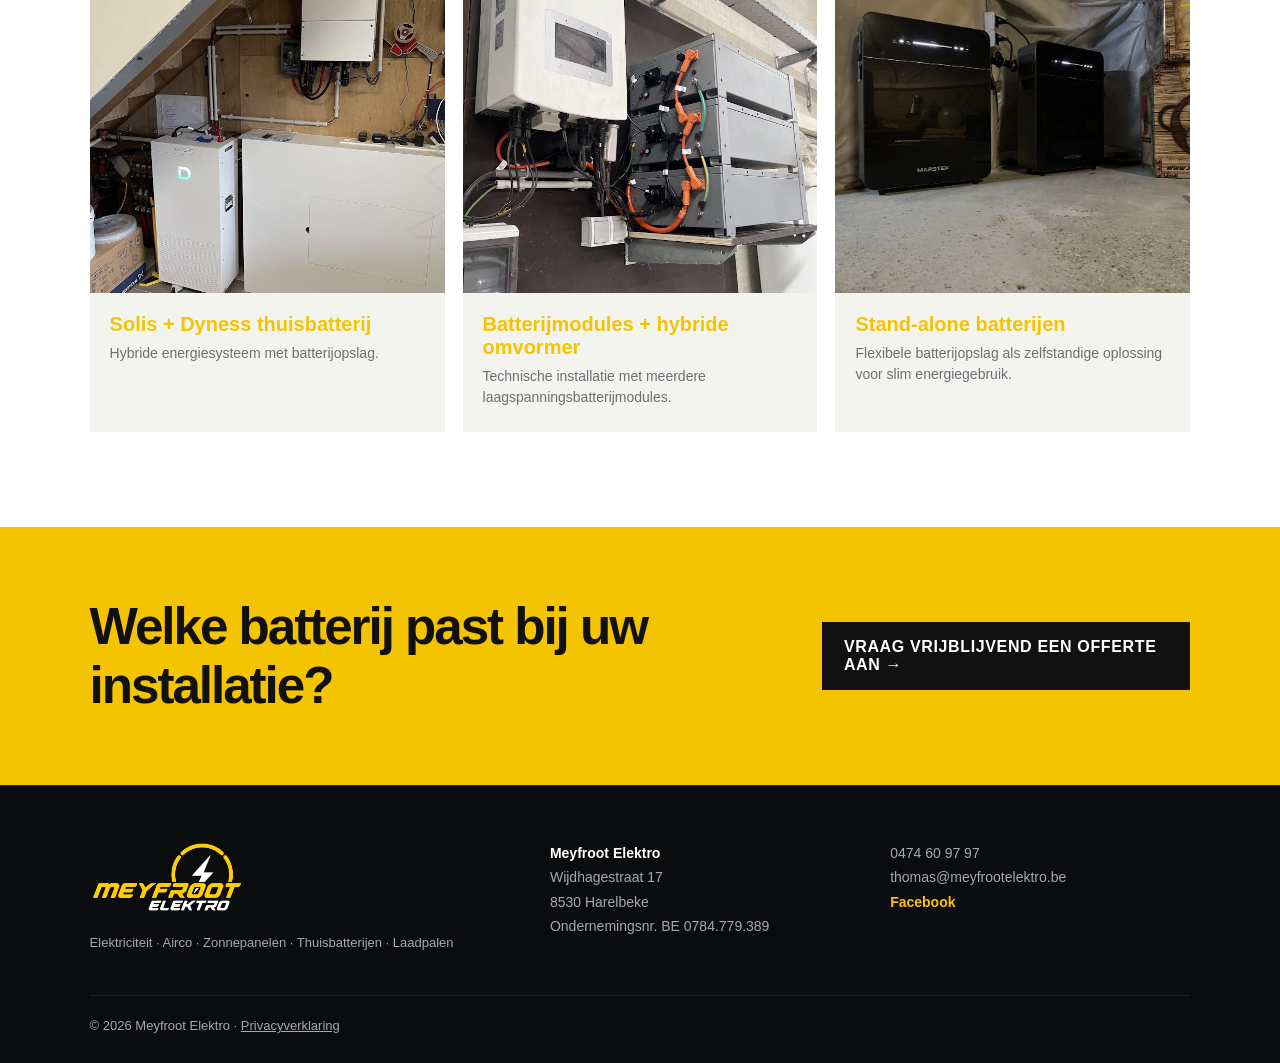
<file: thuisbatterijen.html>
<!doctype html><html lang="nl"><head><meta charset="utf-8"><meta name="viewport" content="width=device-width,initial-scale=1"><link rel="stylesheet" href="style.css"><link rel="icon" href="favicon.ico" sizes="any"><link rel="icon" type="image/png" href="favicon.png"><link rel="apple-touch-icon" href="apple-touch-icon.png"><meta name="theme-color" content="#111214"><title>Thuisbatterijen | Meyfroot Elektro</title><link rel="canonical" href="https://www.meyfrootelektro.be/thuisbatterijen.html"><meta name="description" content="Thuisbatterij laten plaatsen in Harelbeke en omgeving. Meer eigen zonne-energie gebruiken met de juiste capaciteit."><meta property="og:type" content="website"><meta property="og:title" content="Thuisbatterijen | Meyfroot Elektro"><meta property="og:description" content="Thuisbatterij laten plaatsen in Harelbeke en omgeving. Meer eigen zonne-energie gebruiken met de juiste capaciteit."><meta property="og:image" content="https://www.meyfrootelektro.be/assets/zonnepanelen-hellend.jpg"><meta property="og:locale" content="nl_BE"></head><body>
<header><a class="brand" href="index.html"><img src="meyfroot-logo.png" alt="Meyfroot Elektro" width="165" height="77"></a><nav id="menu" aria-label="Hoofdmenu"><a href="index.html#diensten">Diensten</a><a href="realisaties.html">Realisaties</a><a href="index.html#over">Over ons</a><a href="index.html#contact">Contact</a><a class="menu-only" href="tel:+32474609797">Bel 0474 60 97 97</a></nav><a class="call" href="tel:+32474609797"><span aria-hidden="true">☎</span> 0474 60 97 97</a><a class="btn small" href="index.html#contact">Offerte aanvragen</a><button class="menu-toggle" type="button" aria-label="Menu openen" aria-expanded="false" aria-controls="menu"><span></span><span></span><span></span></button></header>
<main><section class="service-hero"><div class="hero-copy"><span class="eyebrow">MEYFROOT ELEKTRO</span><h1>Thuisbatterijen</h1><p>Een thuisbatterij slaat overtollige zonne-energie op voor later. De juiste capaciteit bepalen we op basis van uw zonnepanelen, verbruik, omvormer en gewenste piekvermogens.</p><div class="actions"><a class="btn" href="index.html#contact">Vraag uw offerte aan</a><a class="ghost" href="#realisaties">Bekijk realisaties</a></div></div><div class="service-cover" style="background-image:url('assets/batterij.jpg')"></div></section>
<section class="service-info"><span class="eyebrow dark">VAKMANSCHAP OP MAAT</span><h2>Meer eigen zonne-energie gebruiken</h2><div class="service-info-grid"><div><p>Een thuisbatterij slaat overtollige zonne-energie op, zodat u ze 's avonds zelf kunt gebruiken in plaats van ze aan het net te geven. De juiste capaciteit bepalen we op basis van uw zonnepanelen, verbruik, omvormer en gewenste piekvermogens.</p><p>U hebt rechtstreeks contact met uw installateur, van advies en offerte tot de uiteindelijke plaatsing.</p></div><ul class="checklist"><li>Advies over de juiste capaciteit</li><li>Hybride omvormers en uitbreidbare batterijmodules</li><li>Ook bij een bestaande zonne-installatie</li><li>Slim sturen met een energiemanagementsysteem (EMS)</li><li>Beperken van uw piekverbruik (capaciteitstarief)</li><li>Veilige plaatsing en volledige aansluiting</li></ul></div></section>
<section class="realizations" id="realisaties"><span class="eyebrow dark">EIGEN PROJECTEN</span><h2>Recente realisaties</h2><p class="lead">Een selectie van installaties die we zelf hebben uitgevoerd.</p><div class="real-grid"><article class="real-card"><img src="assets/batterij.jpg" alt="Solis + Dyness thuisbatterij"><div><strong>Solis + Dyness thuisbatterij</strong><span>Hybride energiesysteem met batterijopslag.</span></div></article><article class="real-card"><img src="assets/batterij-2.jpg" alt="Batterijmodules + hybride omvormer"><div><strong>Batterijmodules + hybride omvormer</strong><span>Technische installatie met meerdere laagspanningsbatterijmodules.</span></div></article><article class="real-card"><img src="assets/batterij-standalone.jpg" alt="Stand-alone batterijen"><div><strong>Stand-alone batterijen</strong><span>Flexibele batterijopslag als zelfstandige oplossing voor slim energiegebruik.</span></div></article></div></section>
<section class="service-cta"><h2>Welke batterij past bij uw installatie?</h2><a class="btn" href="index.html#contact">Vraag vrijblijvend een offerte aan →</a></section></main>
<footer><div class="footer-grid"><div><img src="meyfroot-logo.png" alt="Meyfroot Elektro" width="155" height="72"><p>Elektriciteit · Airco · Zonnepanelen · Thuisbatterijen · Laadpalen</p></div><div><b>Meyfroot Elektro</b><br>Wijdhagestraat 17<br>8530 Harelbeke<br>Ondernemingsnr. BE 0784.779.389</div><div><a href="tel:+32474609797">0474 60 97 97</a><br><a href="mailto:thomas@meyfrootelektro.be">thomas@meyfrootelektro.be</a><br><a class="footer-social" href="https://www.facebook.com/meyfrootelektro" target="_blank" rel="noopener">Facebook</a></div></div><p class="footer-legal">© 2026 Meyfroot Elektro · <a href="privacy.html">Privacyverklaring</a></p></footer>
<div class="mobile-cta"><a href="tel:+32474609797">☎ Bellen</a><a href="index.html#contact">Offerte aanvragen</a></div>
<script src="script.js" defer></script></body></html>
</file>
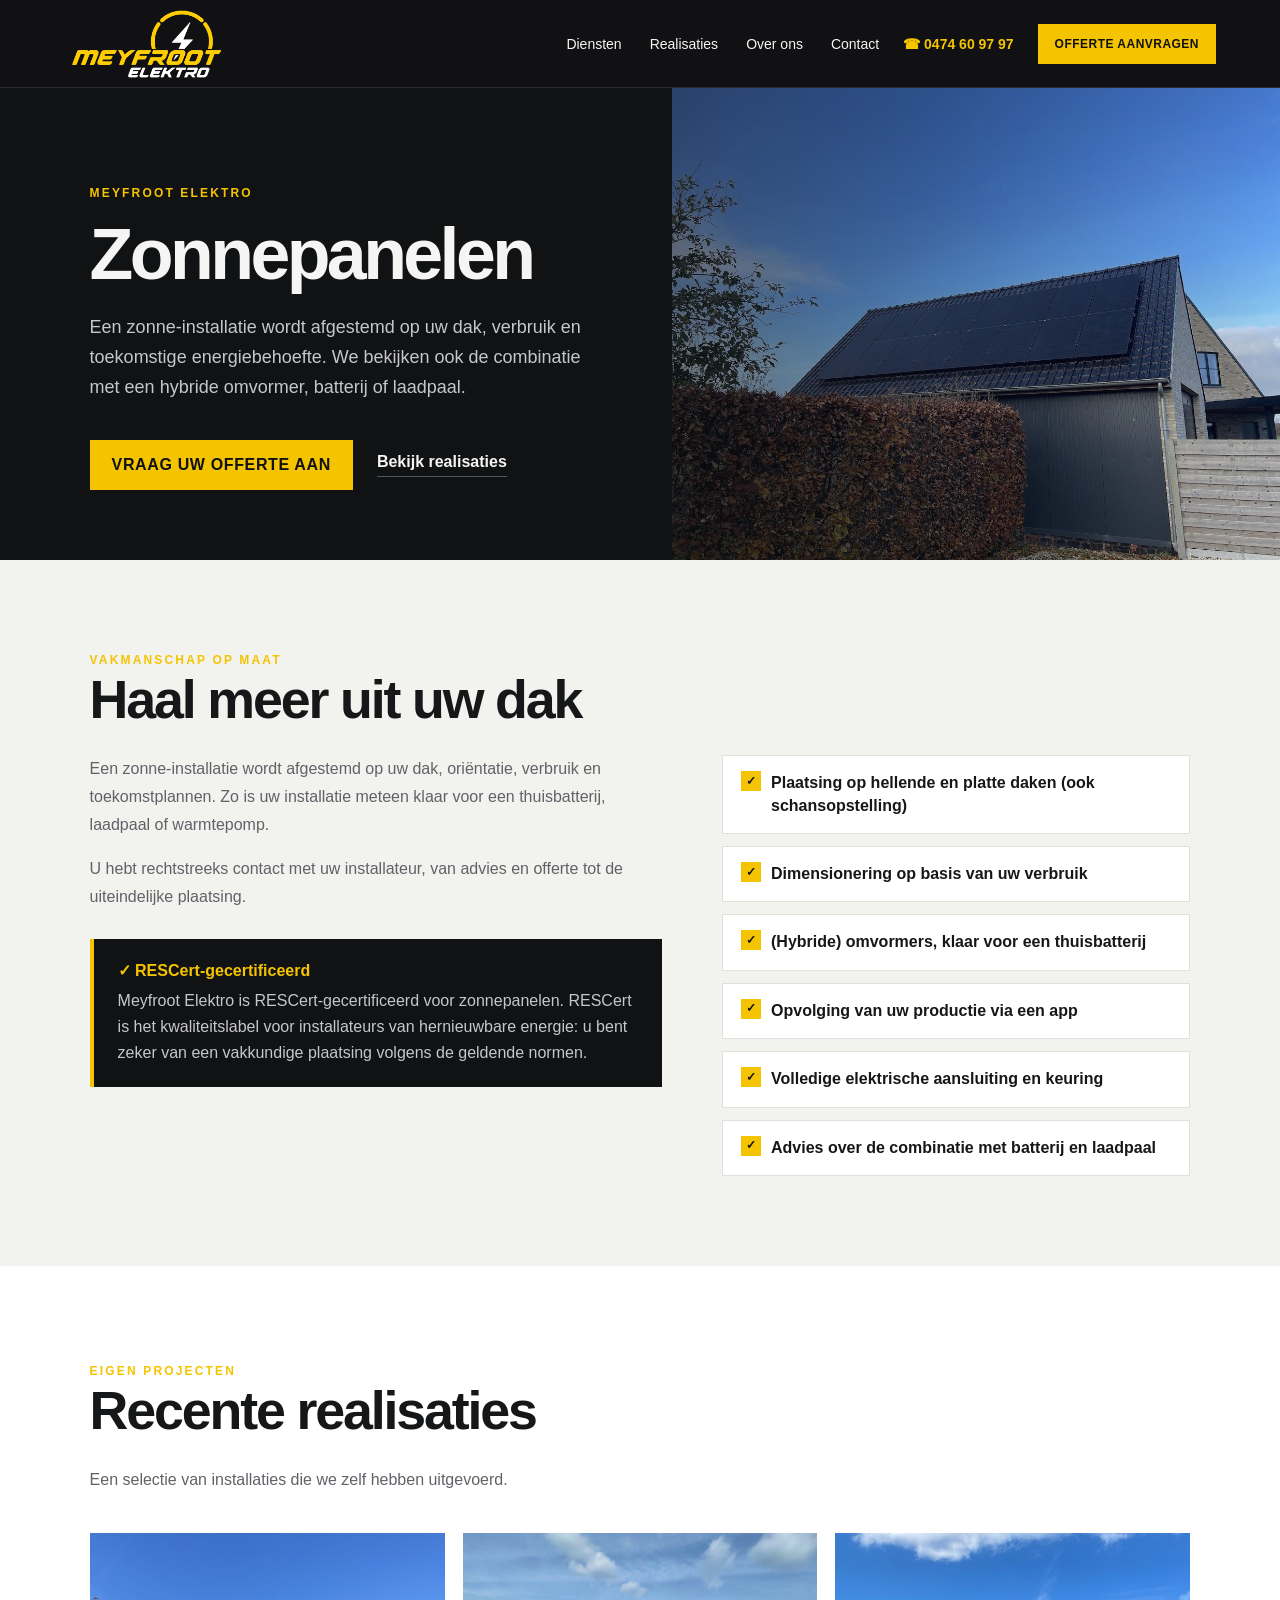
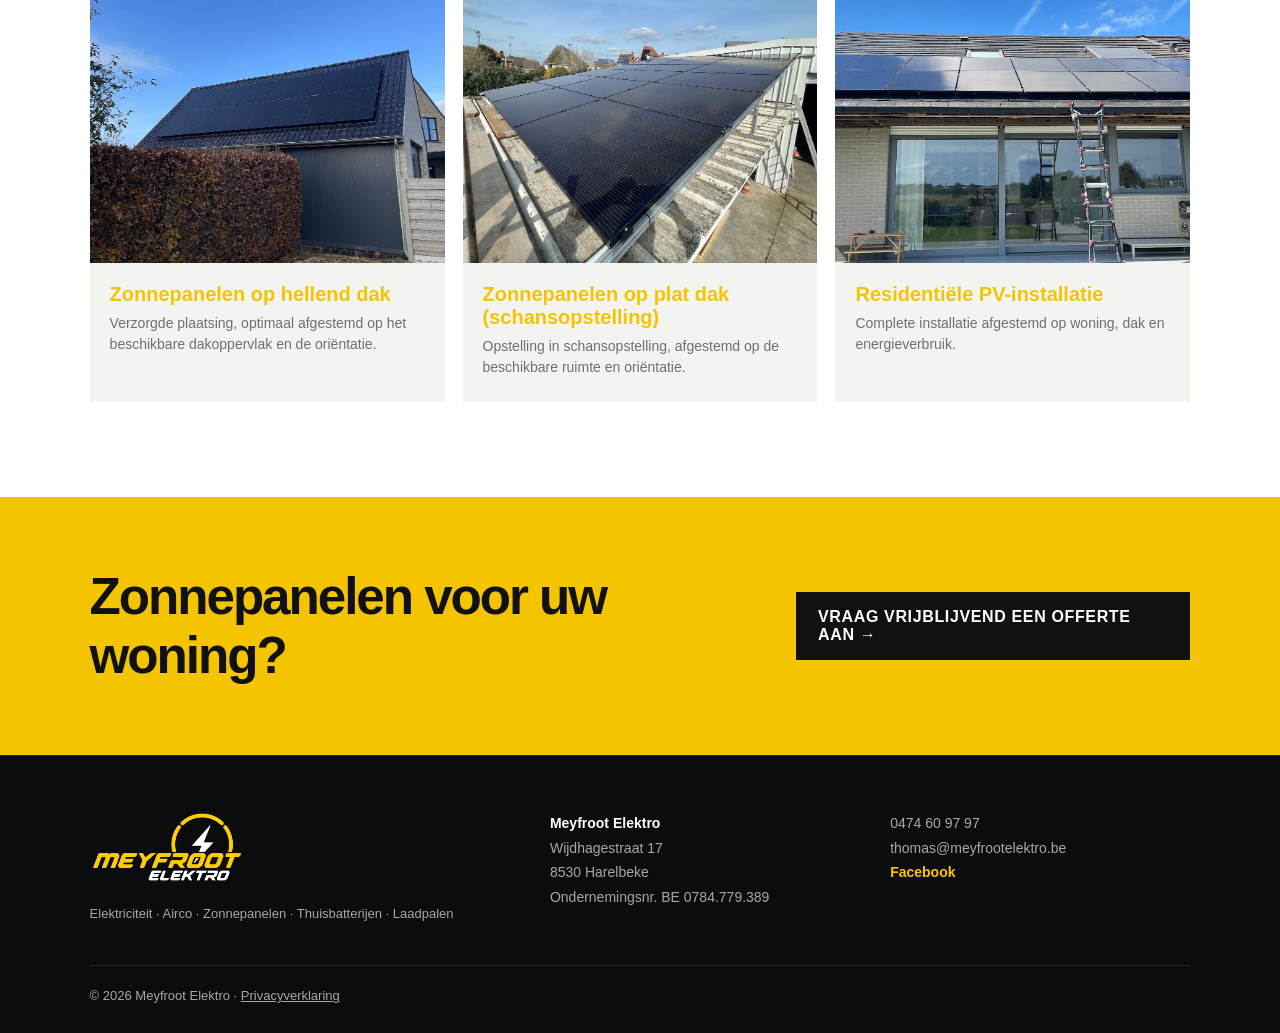
<file: zonnepanelen.html>
<!doctype html><html lang="nl"><head><meta charset="utf-8"><meta name="viewport" content="width=device-width,initial-scale=1"><link rel="stylesheet" href="style.css"><link rel="icon" href="favicon.ico" sizes="any"><link rel="icon" type="image/png" href="favicon.png"><link rel="apple-touch-icon" href="apple-touch-icon.png"><meta name="theme-color" content="#111214"><title>Zonnepanelen | Meyfroot Elektro</title><link rel="canonical" href="https://www.meyfrootelektro.be/zonnepanelen.html"><meta name="description" content="Zonnepanelen op maat in Zuid-West-Vlaanderen door een RESCert-gecertificeerde installateur. Hellende en platte daken."><meta property="og:type" content="website"><meta property="og:title" content="Zonnepanelen | Meyfroot Elektro"><meta property="og:description" content="Zonnepanelen op maat in Zuid-West-Vlaanderen door een RESCert-gecertificeerde installateur. Hellende en platte daken."><meta property="og:image" content="https://www.meyfrootelektro.be/assets/zonnepanelen-hellend.jpg"><meta property="og:locale" content="nl_BE"></head><body>
<header><a class="brand" href="index.html"><img src="meyfroot-logo.png" alt="Meyfroot Elektro" width="165" height="77"></a><nav id="menu" aria-label="Hoofdmenu"><a href="index.html#diensten">Diensten</a><a href="realisaties.html">Realisaties</a><a href="index.html#over">Over ons</a><a href="index.html#contact">Contact</a><a class="menu-only" href="tel:+32474609797">Bel 0474 60 97 97</a></nav><a class="call" href="tel:+32474609797"><span aria-hidden="true">☎</span> 0474 60 97 97</a><a class="btn small" href="index.html#contact">Offerte aanvragen</a><button class="menu-toggle" type="button" aria-label="Menu openen" aria-expanded="false" aria-controls="menu"><span></span><span></span><span></span></button></header>
<main><section class="service-hero"><div class="hero-copy"><span class="eyebrow">MEYFROOT ELEKTRO</span><h1>Zonnepanelen</h1><p>Een zonne-installatie wordt afgestemd op uw dak, verbruik en toekomstige energiebehoefte. We bekijken ook de combinatie met een hybride omvormer, batterij of laadpaal.</p><div class="actions"><a class="btn" href="index.html#contact">Vraag uw offerte aan</a><a class="ghost" href="#realisaties">Bekijk realisaties</a></div></div><div class="service-cover" style="background-image:url('assets/zonnepanelen-hellend.jpg')"></div></section>
<section class="service-info"><span class="eyebrow dark">VAKMANSCHAP OP MAAT</span><h2>Haal meer uit uw dak</h2><div class="service-info-grid"><div><p>Een zonne-installatie wordt afgestemd op uw dak, oriëntatie, verbruik en toekomstplannen. Zo is uw installatie meteen klaar voor een thuisbatterij, laadpaal of warmtepomp.</p><p>U hebt rechtstreeks contact met uw installateur, van advies en offerte tot de uiteindelijke plaatsing.</p><div class="cert-box"><b>✓ RESCert-gecertificeerd</b><span>Meyfroot Elektro is RESCert-gecertificeerd voor zonnepanelen. RESCert is het kwaliteitslabel voor installateurs van hernieuwbare energie: u bent zeker van een vakkundige plaatsing volgens de geldende normen.</span></div></div><ul class="checklist"><li>Plaatsing op hellende en platte daken (ook schansopstelling)</li><li>Dimensionering op basis van uw verbruik</li><li>(Hybride) omvormers, klaar voor een thuisbatterij</li><li>Opvolging van uw productie via een app</li><li>Volledige elektrische aansluiting en keuring</li><li>Advies over de combinatie met batterij en laadpaal</li></ul></div></section>
<section class="realizations" id="realisaties"><span class="eyebrow dark">EIGEN PROJECTEN</span><h2>Recente realisaties</h2><p class="lead">Een selectie van installaties die we zelf hebben uitgevoerd.</p><div class="real-grid"><article class="real-card"><img src="assets/zonnepanelen-hellend.jpg" alt="Zonnepanelen op hellend dak"><div><strong>Zonnepanelen op hellend dak</strong><span>Verzorgde plaatsing, optimaal afgestemd op het beschikbare dakoppervlak en de oriëntatie.</span></div></article><article class="real-card"><img src="assets/zonnepanelen-schans.jpg" alt="Zonnepanelen in schansopstelling"><div><strong>Zonnepanelen op plat dak (schansopstelling)</strong><span>Opstelling in schansopstelling, afgestemd op de beschikbare ruimte en oriëntatie.</span></div></article><article class="real-card"><img src="assets/zonnepanelen-3-uniek.jpg" alt="Residentiële PV-installatie"><div><strong>Residentiële PV-installatie</strong><span>Complete installatie afgestemd op woning, dak en energieverbruik.</span></div></article></div></section>
<section class="service-cta"><h2>Zonnepanelen voor uw woning?</h2><a class="btn" href="index.html#contact">Vraag vrijblijvend een offerte aan →</a></section></main>
<footer><div class="footer-grid"><div><img src="meyfroot-logo.png" alt="Meyfroot Elektro" width="155" height="72"><p>Elektriciteit · Airco · Zonnepanelen · Thuisbatterijen · Laadpalen</p></div><div><b>Meyfroot Elektro</b><br>Wijdhagestraat 17<br>8530 Harelbeke<br>Ondernemingsnr. BE 0784.779.389</div><div><a href="tel:+32474609797">0474 60 97 97</a><br><a href="mailto:thomas@meyfrootelektro.be">thomas@meyfrootelektro.be</a><br><a class="footer-social" href="https://www.facebook.com/meyfrootelektro" target="_blank" rel="noopener">Facebook</a></div></div><p class="footer-legal">© 2026 Meyfroot Elektro · <a href="privacy.html">Privacyverklaring</a></p></footer>
<div class="mobile-cta"><a href="tel:+32474609797">☎ Bellen</a><a href="index.html#contact">Offerte aanvragen</a></div>
<script src="script.js" defer></script></body></html>
</file>
<file: style.css>
:root{--y:#f5c400;--bg:#111214;--bg2:#191b1f;--text:#f5f5f3;--muted:#a6a8ad;--light:#f2f2ef;--ink:#161719}*{box-sizing:border-box}html{scroll-behavior:smooth}body{margin:0;font-family:Arial,Helvetica,sans-serif;background:var(--bg);color:var(--text)}a{color:inherit;text-decoration:none}header{height:88px;display:flex;align-items:center;gap:32px;padding:0 max(5vw,28px);position:sticky;top:0;z-index:20;background:rgba(17,18,20,.94);border-bottom:1px solid #2b2d31}.brand img{width:175px;display:block}nav{display:flex;gap:28px;margin-left:auto;font-size:14px}nav a:hover{color:var(--y)}.btn{display:inline-block;background:var(--y);color:#111;padding:16px 22px;font-weight:800;border:0;text-transform:uppercase;letter-spacing:.04em}.btn.small{padding:13px 17px;font-size:12px}.hero{min-height:720px;display:grid;grid-template-columns:1.05fr .95fr;background:linear-gradient(120deg,#101113 0%,#16181c 55%,#0e0f11 100%)}.hero-copy{padding:120px 7vw 80px}.eyebrow{color:var(--y);font-size:12px;font-weight:800;letter-spacing:.18em}.eyebrow.dark{color:var(--y)}.hero h1,.section h2,.split h2,.process h2,.contact h2{font-size:clamp(42px,5.6vw,82px);line-height:.98;letter-spacing:-.05em;margin:20px 0 28px;max-width:900px}.hero h1 em,h2 em{font-style:normal;color:var(--y)}.hero p{font-size:19px;line-height:1.65;color:#c6c7ca;max-width:650px}.actions{display:flex;align-items:center;gap:24px;margin-top:38px}.ghost{font-weight:700;border-bottom:1px solid #555;padding-bottom:5px}.trust{display:flex;flex-wrap:wrap;gap:24px;margin-top:70px;color:#b9bbc0;font-size:13px}.hero-visual{position:relative;overflow:hidden;background:radial-gradient(circle at 65% 35%,#33373c 0,#1d2024 28%,#101113 66%);border-left:1px solid #292b30}.hero-visual:before,.hero-visual:after{content:"";position:absolute;background:var(--y);opacity:.9;transform:rotate(-16deg)}.hero-visual:before{width:5px;height:75%;left:63%;top:7%}.hero-visual:after{height:5px;width:70%;left:22%;top:55%}.bolt{font-size:300px;color:var(--y);position:absolute;right:16%;top:12%;font-weight:900;line-height:1;filter:drop-shadow(0 0 25px rgba(245,196,0,.15))}.visual-label{position:absolute;bottom:55px;left:55px;font-size:13px;letter-spacing:.12em;color:#aaa}.visual-label b{color:#fff}.section{padding:110px 7vw}.light{background:var(--light);color:var(--ink)}.light h2 em{color:var(--y)}.cards{display:grid;grid-template-columns:repeat(5,1fr);gap:1px;background:#d5d5d0;border:1px solid #d5d5d0;margin-top:55px}.cards article{background:#fff;padding:32px 24px;min-height:285px;display:flex;flex-direction:column}.cards article>span{font-size:12px;color:#8b8d91}.cards h3{font-size:24px;margin:45px 0 15px}.cards p{line-height:1.6;color:#606268}.cards a{margin-top:auto;font-weight:800;font-size:13px}.cards article:hover{background:var(--y)}.split{display:grid;grid-template-columns:1fr 1fr;min-height:650px}.real-photo{min-height:650px;background:#111;overflow:hidden}.real-photo img{width:100%;height:100%;min-height:650px;object-fit:cover;display:block}.split-copy{padding:90px 7vw;background:#17191c}.split-copy h2{font-size:clamp(38px,4.5vw,68px)}.split-copy p,.split-copy li{color:#bbb;line-height:1.7}.split-copy ul{padding-left:20px;margin:30px 0}.energy{display:grid;grid-template-columns:1fr 1fr;gap:80px;background:#202328}.energy h2{font-size:clamp(40px,5vw,70px)}.energy p{color:#b9bbc0;line-height:1.7}.flow{display:flex;align-items:center;justify-content:center;gap:16px;flex-wrap:wrap}.flow b{border:1px solid #464a50;padding:22px 16px;color:var(--y)}.flow i{font-style:normal;color:#777}.lead{max-width:650px;color:#606268;line-height:1.7}.projects{display:grid;grid-template-columns:repeat(3,1fr);gap:18px;margin-top:45px}.projects div{aspect-ratio:1.35;background-color:#202226;background-size:cover;background-position:center;color:#fff;padding:24px;display:flex;flex-direction:column;justify-content:flex-end;position:relative;overflow:hidden}.projects div:before{content:"";position:absolute;inset:0;background:linear-gradient(transparent 30%,rgba(0,0,0,.88))}.projects strong,.projects span{position:relative}.projects strong{font-size:24px}.projects span{color:#ccc;margin-top:6px}.process{padding:110px 7vw;background:#0e0f11}.process h2{font-size:clamp(40px,5vw,70px)}.steps{display:grid;grid-template-columns:repeat(4,1fr);border-top:1px solid #34363a;margin-top:55px}.steps div{padding:30px;border-right:1px solid #34363a}.steps b{color:var(--y);font-size:13px}.steps p{color:#999;line-height:1.6}.contact{display:grid;grid-template-columns:1fr 1fr;gap:80px;padding:110px 7vw;background:var(--y);color:#111}.contact .eyebrow.dark{color:#111}.contact h2{font-size:clamp(42px,5vw,72px)}.contact h2 em{color:#fff}.details{font-weight:700;line-height:1.8}.contact form{display:grid;grid-template-columns:1fr 1fr;gap:12px;align-content:start}.contact input,.contact select,.contact textarea{font:inherit;padding:16px;border:1px solid rgba(0,0,0,.3);background:rgba(255,255,255,.55);color:#111}.contact textarea{grid-column:1/-1;min-height:140px}.contact button{background:#111;color:#fff;cursor:pointer}.contact form .btn{grid-column:1/-1}footer{padding:45px 7vw;display:flex;align-items:center;justify-content:space-between;color:#777}footer img{width:150px}@media(max-width:900px){header nav{display:none}.btn.small{margin-left:auto}.hero,.split,.energy,.contact{grid-template-columns:1fr}.hero{min-height:auto}.hero-copy{padding:80px 7vw}.hero-visual{min-height:390px}.cards{grid-template-columns:1fr 1fr}.projects{grid-template-columns:1fr 1fr}.steps{grid-template-columns:1fr 1fr}.contact{gap:35px}}@media(max-width:580px){header{height:72px;padding:0 18px}.brand img{width:130px}.btn.small{font-size:10px;padding:10px}.hero h1{font-size:46px}.hero-copy{padding:60px 22px}.trust{margin-top:45px}.section,.process,.contact{padding:75px 22px}.cards,.projects,.steps{grid-template-columns:1fr}.cards article{min-height:230px}.split-copy{padding:70px 22px}.contact form{grid-template-columns:1fr}.contact textarea,.contact form .btn{grid-column:auto}footer{padding:35px 22px;flex-direction:column;gap:20px;align-items:flex-start}}
.service-hero{min-height:470px;display:grid;grid-template-columns:1.05fr .95fr;background:#111214}.service-hero .hero-copy{padding:95px 7vw 70px}.service-hero .service-cover{min-height:470px;background-size:cover;background-position:center;position:relative}.service-hero .service-cover:after{content:"";position:absolute;inset:0;background:linear-gradient(90deg,rgba(17,18,20,.55),rgba(17,18,20,.05))}.service-info{padding:90px 7vw;background:#f2f2ef;color:#161719}.service-info h2,.realizations h2{font-size:clamp(36px,4.2vw,60px);letter-spacing:-.04em;margin:0 0 25px}.service-info p{max-width:760px;line-height:1.75;color:#606268}.realizations{padding:95px 7vw;background:#fff;color:#161719}.real-grid{display:grid;grid-template-columns:repeat(3,1fr);gap:18px;margin-top:40px}.real-card{background:#f3f3f0}.real-card img{width:100%;height:330px;object-fit:cover;display:block}.real-card div{padding:20px 20px 24px}.real-card strong{display:block;font-size:20px;margin-bottom:7px}.real-card span{color:#6d6f73;font-size:14px;line-height:1.5}.service-cta{padding:70px 7vw;background:var(--y);color:#111;display:flex;align-items:center;justify-content:space-between;gap:30px}.service-cta h2{margin:0;font-size:clamp(30px,4vw,52px);letter-spacing:-.04em}.service-cta .btn{background:#111;color:#fff}.service-header .back{margin-left:auto;color:#bbb;font-size:13px}.service-header .btn.small{margin-left:0}@media(max-width:900px){.service-hero{grid-template-columns:1fr}.service-hero .service-cover{min-height:360px}.real-grid{grid-template-columns:1fr 1fr}.service-cta{align-items:flex-start;flex-direction:column}}@media(max-width:580px){.service-header .back{display:none}.service-hero .hero-copy,.service-info,.realizations,.service-cta{padding-left:22px;padding-right:22px}.real-grid{grid-template-columns:1fr}.real-card img{height:270px}}

/* Meyfroot refinement v5 */
.brand img{width:175px;max-height:70px;object-fit:contain}
footer img{width:150px;max-height:72px;object-fit:contain}
.service-icon{width:38px;height:38px;color:var(--y);display:block}
.service-icon svg{width:100%;height:100%;fill:none;stroke:currentColor;stroke-width:2.4;stroke-linecap:round;stroke-linejoin:round}
.service-icon svg path:first-child{vector-effect:non-scaling-stroke}
.cards h3{margin:30px 0 15px}
.cards article:hover .service-icon{color:#111}
.visual-services{position:absolute;left:55px;bottom:48px;right:45px;display:flex;flex-wrap:wrap;gap:10px 18px;max-width:520px}
.visual-services b{font-size:12px;letter-spacing:.11em;color:#fff;font-weight:800}
.visual-services b:after{content:"·";color:var(--y);margin-left:18px}
.visual-services b:last-child:after{display:none}
@media(max-width:580px){.brand img{width:130px;max-height:54px}.visual-services{left:24px;right:24px;bottom:28px}.visual-services b{font-size:10px}}

/* V6 refinements */
.hero{min-height:620px;grid-template-columns:1.08fr .92fr}
.hero-copy{padding-top:92px;padding-bottom:65px}
.hero-visual{display:flex;align-items:center;justify-content:center;padding:54px;isolation:isolate}
.hero-visual:before,.hero-visual:after{opacity:.42}
.hero-bolt{position:absolute;z-index:-1;right:10%;top:4%;font-size:340px;line-height:1;color:rgba(245,196,0,.13);font-weight:900;transform:rotate(5deg)}
.hero-service-grid{width:min(560px,100%);display:grid;grid-template-columns:1fr 1fr;gap:14px;position:relative;z-index:2}
.hero-service-grid a{min-height:118px;border:1px solid #3b3e43;background:rgba(14,15,17,.72);padding:22px;display:flex;flex-direction:column;justify-content:space-between;transition:.2s ease;backdrop-filter:blur(2px)}
.hero-service-grid a:last-child{grid-column:1/-1;min-height:96px;flex-direction:row;align-items:center;justify-content:flex-start;gap:18px}
.hero-service-grid a:hover{border-color:var(--y);transform:translateY(-3px);background:#17191c}
.hero-service-grid b{font-size:16px;letter-spacing:.02em}
.mini-icon{font-size:28px;line-height:1;color:var(--y);font-weight:400}
.projects .project-card{aspect-ratio:1.35;background-color:#202226;background-size:cover;background-position:center;color:#fff;padding:24px;display:flex;flex-direction:column;justify-content:flex-end;position:relative;overflow:hidden;transition:transform .2s ease,box-shadow .2s ease}
.projects .project-card:before{content:"";position:absolute;inset:0;background:linear-gradient(transparent 30%,rgba(0,0,0,.88));transition:background .2s ease}
.projects .project-card strong,.projects .project-card span{position:relative;z-index:1}
.projects .project-card strong{font-size:24px}.projects .project-card span{color:#ccc;margin-top:6px}
.projects .project-card:hover{transform:translateY(-4px);box-shadow:0 12px 30px rgba(0,0,0,.16)}
.projects .project-card:hover:before{background:linear-gradient(transparent 22%,rgba(0,0,0,.94))}
.step-icon{width:38px;height:38px;color:var(--y);display:block;margin-bottom:20px}
.step-icon svg{width:100%;height:100%;fill:none;stroke:currentColor;stroke-width:2.3;stroke-linecap:round;stroke-linejoin:round}
.steps h3{margin-top:0}
@media(max-width:900px){.hero{min-height:auto}.hero-visual{min-height:500px;padding:38px}.hero-service-grid{max-width:620px}}
@media(max-width:580px){.hero-visual{min-height:auto;padding:34px 22px}.hero-service-grid{grid-template-columns:1fr}.hero-service-grid a,.hero-service-grid a:last-child{grid-column:auto;min-height:88px;flex-direction:row;align-items:center;justify-content:flex-start;gap:16px}.hero-bolt{font-size:230px;right:0;top:8%}}

.svg-mini{width:30px;height:30px;display:block;color:var(--y)}
.svg-mini svg{width:100%;height:100%;fill:none;stroke:currentColor;stroke-width:2.4;stroke-linecap:round;stroke-linejoin:round}
.realisatie-hero{background:#111214;color:#fff;padding:100px max(6vw,40px) 70px}.realisatie-hero h1{font-size:clamp(48px,7vw,92px);margin:14px 0 20px;line-height:.95}.realisatie-hero h1 em,.gallery-section h2 em,.realisatie-cta h2 em{color:var(--y);font-style:normal}.realisatie-hero p{max-width:760px;color:#c6c6c6;font-size:18px}.filter-links{display:flex;flex-wrap:wrap;gap:10px;margin-top:34px}.filter-links a{border:1px solid #3a3d41;padding:12px 16px;font-weight:700}.filter-links a:hover{border-color:var(--y);color:var(--y)}
.gallery-section{padding:78px max(6vw,40px);background:#f5f5f2}.gallery-section.alt{background:#fff}.gallery-section h2{font-size:clamp(38px,5vw,66px);margin:10px 0 34px}.real-gallery{display:grid;grid-template-columns:repeat(3,1fr);gap:18px}.real-gallery figure{margin:0;background:#fff;border:1px solid #e1e1dc;overflow:hidden}.gallery-section.alt .real-gallery figure{background:#f5f5f2}.real-gallery img{width:100%;height:360px;object-fit:cover;display:block;transition:transform .25s ease}.real-gallery figure:hover img{transform:scale(1.025)}.real-gallery figcaption{padding:20px;display:flex;flex-direction:column;gap:7px}.real-gallery figcaption b{font-size:20px}.real-gallery figcaption span{color:#60636a;line-height:1.5}.realisatie-cta{background:#111214;color:#fff;padding:80px max(6vw,40px)}.realisatie-cta h2{font-size:clamp(40px,5vw,68px);margin:10px 0 28px}
@media(max-width:900px){.real-gallery{grid-template-columns:1fr 1fr}.real-gallery img{height:300px}}@media(max-width:580px){.realisatie-hero,.gallery-section,.realisatie-cta{padding-left:22px;padding-right:22px}.real-gallery{grid-template-columns:1fr}.real-gallery img{height:280px}}

/* V8 readability, branding and gallery fixes */
.gallery-section{color:var(--ink)}
.gallery-section h2{color:var(--ink)}
.gallery-section h2 em{color:var(--y)}
.real-gallery figcaption b{color:var(--y)}
.realizations .real-card strong{color:var(--y)}
.brand{display:flex;align-items:center;overflow:visible;flex:0 0 auto}
.brand img{width:165px;height:72px;max-height:72px;object-fit:contain;object-position:center;display:block}
header{overflow:visible}
footer img{width:155px;height:auto;object-fit:contain}
@media(max-width:580px){.brand img{width:122px;height:54px;max-height:54px;object-fit:contain}}

/* V9 social links */
.social-links{margin-top:18px}.social-links a{display:inline-flex;align-items:center;gap:9px;font-weight:800;color:#111;text-decoration:none}.social-icon{display:inline-grid;place-items:center;width:28px;height:28px;background:#ffc400;color:#111;font:900 20px/1 Arial,sans-serif}.social-links a:hover,.footer-social:hover{opacity:.72}.footer-social{color:#ffc400;font-weight:800;text-decoration:none;margin-left:auto}
@media(max-width:760px){.footer-social{margin-left:0}}

.energy-benefits{color:var(--y)!important;font-weight:800;letter-spacing:.04em}.ems-flow{display:grid;grid-template-columns:repeat(2,minmax(140px,1fr));gap:14px;align-content:center;position:relative}.ems-flow span,.ems-core{border:1px solid #4a4d52;min-height:72px;display:flex;align-items:center;justify-content:center;color:var(--y);font-weight:800}.ems-core{grid-column:1/-1;background:var(--y);color:#111;border-color:var(--y);font-size:24px}.ems-flow span{background:#191b1f}.ems-flow span:before{content:"↕";color:#777;margin-right:10px}@media(max-width:580px){.ems-flow{grid-template-columns:1fr 1fr}.ems-flow span{font-size:12px}}

/* V15 - mobile homepage layout */
@media(max-width:580px){
  header{height:78px;padding:0 16px;gap:12px}
  .brand img{width:150px;height:auto;max-height:58px;object-fit:contain}
  header .btn.small{padding:12px 13px;font-size:9px;white-space:nowrap}
  .hero{display:block;min-height:auto}
  .hero-copy{padding:54px 22px 36px}
  .hero h1{font-size:44px;line-height:1.02;margin:16px 0 24px;max-width:none}
  .hero p{font-size:17px;line-height:1.55}
  .actions{gap:14px;align-items:center;margin-top:28px}
  .actions .btn{padding:14px 16px;font-size:12px}
  .actions .ghost{font-size:13px}
  .trust{display:grid;grid-template-columns:1fr;gap:12px;margin-top:36px}
  .hero-visual{min-height:auto;padding:28px 22px 44px;border-left:0;border-top:1px solid #292b30;overflow:hidden}
  .hero-bolt{font-size:190px;right:-25px;top:-15px;opacity:.65}
  .hero-service-grid{width:100%;display:grid;grid-template-columns:1fr 1fr;gap:10px}
  .hero-service-grid a,.hero-service-grid a:last-child{grid-column:auto;min-height:92px;padding:16px 14px;display:flex;flex-direction:column;align-items:flex-start;justify-content:center;gap:9px;overflow:hidden}
  .hero-service-grid a:last-child{grid-column:1/-1;min-height:82px;flex-direction:row;align-items:center}
  .hero-service-grid b{font-size:14px;white-space:normal}
  .hero-service-grid .service-icon{font-size:24px}
}

/* V16 - mobiel menu, belknop, footer, formulier, erkenningen, dienstpagina's */
header{gap:24px}
header .call{font-weight:800;font-size:14px;color:var(--y);white-space:nowrap}
header .call:hover{color:#fff}
nav .menu-only{display:none}
.menu-toggle{display:none;background:none;border:1px solid #3b3e43;width:46px;height:46px;padding:12px 11px;cursor:pointer;flex-direction:column;justify-content:space-between}
.menu-toggle span{display:block;height:2px;background:#fff;transition:.2s}
header.menu-open .menu-toggle span:nth-child(1){transform:translateY(9px) rotate(45deg)}
header.menu-open .menu-toggle span:nth-child(2){opacity:0}
header.menu-open .menu-toggle span:nth-child(3){transform:translateY(-9px) rotate(-45deg)}
@media(max-width:1100px){header .call{display:none}}
@media(max-width:900px){
  header nav{display:none}
  .menu-toggle{display:flex;margin-left:12px}
  header .btn.small{margin-left:auto}
  header.menu-open nav{display:flex;flex-direction:column;gap:0;position:absolute;top:100%;left:0;right:0;background:#111214;border-bottom:1px solid #2b2d31;padding:8px 0}
  header.menu-open nav a{padding:16px max(5vw,22px);font-size:17px;font-weight:700;border-top:1px solid #222428}
  nav .menu-only{display:block;color:var(--y)}
}
@media(max-width:580px){
  header{height:72px}
  header .btn.small{display:none}
  .menu-toggle{margin-left:auto}
  .mobile-cta{display:grid}
  body{padding-bottom:64px}
}
.mobile-cta{display:none;position:fixed;left:0;right:0;bottom:0;z-index:30;grid-template-columns:1fr 1fr;box-shadow:0 -6px 20px rgba(0,0,0,.35)}
.mobile-cta a{padding:20px 10px;text-align:center;font-weight:800;text-transform:uppercase;font-size:13px;letter-spacing:.04em;background:var(--y);color:#111}
.mobile-cta a:last-child{background:#111214;color:#fff}

/* Hero met echte foto */
.hero-visual{background:linear-gradient(rgba(12,13,15,.35),rgba(12,13,15,.6)),url('assets/zonnepanelen-hellend.jpg') center/cover no-repeat}
.hero-visual:before,.hero-visual:after,.hero-bolt{display:none}
.hero-service-grid a{background:rgba(14,15,17,.78)}

/* Erkenningen */
.certs{display:grid;grid-template-columns:repeat(4,1fr);background:#111214;border-top:1px solid #2b2d31;border-bottom:1px solid #2b2d31}
.certs div{padding:38px 7vw 38px 34px;display:flex;flex-direction:column;gap:8px;border-right:1px solid #2b2d31}
.certs div:first-child{padding-left:7vw}.certs div:last-child{border-right:0}
.cert-icon{color:var(--y);font-size:26px;line-height:1}
.certs b{font-size:17px}.certs small{color:var(--muted);font-size:14px;line-height:1.5}
@media(max-width:900px){.certs{grid-template-columns:1fr 1fr}.certs div,.certs div:first-child{padding:30px 7vw}.certs div:nth-child(2){border-right:0}.certs div:nth-child(-n+2){border-bottom:1px solid #2b2d31}}
@media(max-width:580px){.certs div,.certs div:first-child{padding:24px 22px}}

/* Contactformulier */
.contact form label{display:flex;flex-direction:column;gap:6px;font-size:13px;font-weight:700}
.contact form label.wide,.contact form .form-note,.contact form .form-status{grid-column:1/-1}
.contact input,.contact select,.contact textarea{width:100%}
.contact input:focus,.contact select:focus,.contact textarea:focus{outline:2px solid #111;background:#fff}
.hp{position:absolute!important;left:-9999px!important;width:1px;height:1px;opacity:0}
.form-note{margin:0;font-size:13px}.form-note a{text-decoration:underline}
.form-status{margin:0;font-weight:700;min-height:1px}
.form-status.ok{background:#111;color:#fff;padding:16px}
.form-status.err{background:#fff;color:#a40000;padding:16px}.form-status.err a{text-decoration:underline}
.contact button:disabled{opacity:.6;cursor:wait}
.regions{font-weight:400}
@media(max-width:580px){.contact form label{grid-column:auto}}

/* Footer */
footer{display:block;padding:55px 7vw 30px;background:#0b0c0d;color:#a6a8ad;border-top:1px solid #222428}
.footer-grid{display:grid;grid-template-columns:1.4fr 1fr 1fr;gap:40px;line-height:1.75;font-size:14px}
.footer-grid b{color:#fff}.footer-grid a:hover{color:var(--y)}
.footer-grid p{margin:12px 0 0;font-size:13px}
footer .footer-social{margin-left:0}
.footer-legal{margin:40px 0 0;padding-top:22px;border-top:1px solid #222428;font-size:13px}
.footer-legal a{text-decoration:underline}
@media(max-width:760px){.footer-grid{grid-template-columns:1fr;gap:26px}}
@media(max-width:580px){footer{padding:40px 22px 26px}}

/* Dienstpagina's */
.service-info-grid{display:grid;grid-template-columns:1.1fr .9fr;gap:60px;align-items:start}
.service-info-grid p{margin-top:0}
.checklist{list-style:none;margin:0;padding:0;display:grid;gap:12px}
.checklist li{background:#fff;border:1px solid #e1e1dc;padding:16px 18px 16px 48px;position:relative;font-weight:700;line-height:1.4}
.checklist li:before{content:"✓";position:absolute;left:18px;top:15px;color:#111;background:var(--y);width:20px;height:20px;display:grid;place-items:center;font-size:12px}
.cert-box{margin-top:28px;background:#111214;color:#fff;padding:22px 24px;display:flex;flex-direction:column;gap:8px;border-left:4px solid var(--y)}
.cert-box b{color:var(--y)}.cert-box span{color:#c6c7ca;line-height:1.6}
@media(max-width:900px){.service-info-grid{grid-template-columns:1fr;gap:34px}}

/* Tekstpagina's (privacy, bedankt) */
.text-page{max-width:820px;margin:0 auto;padding:90px 7vw 100px}
.text-page h1{font-size:clamp(40px,6vw,72px);line-height:1;letter-spacing:-.04em;margin:16px 0 30px}
.text-page h1 em{font-style:normal;color:var(--y)}
.text-page h2{font-size:22px;margin:40px 0 10px;color:var(--y)}
.text-page p{color:#c6c7ca;line-height:1.75}
.text-page p a{text-decoration:underline}.text-page .btn{text-decoration:none}
.text-page .muted{color:#777;font-size:13px;margin-top:40px}
.thanks{min-height:55vh}
.service-hero h1{font-size:clamp(46px,5.6vw,80px);line-height:.98;letter-spacing:-.05em;margin:18px 0 24px}
.service-hero p{font-size:18px;line-height:1.65;color:#c6c7ca;max-width:620px}
</file>
